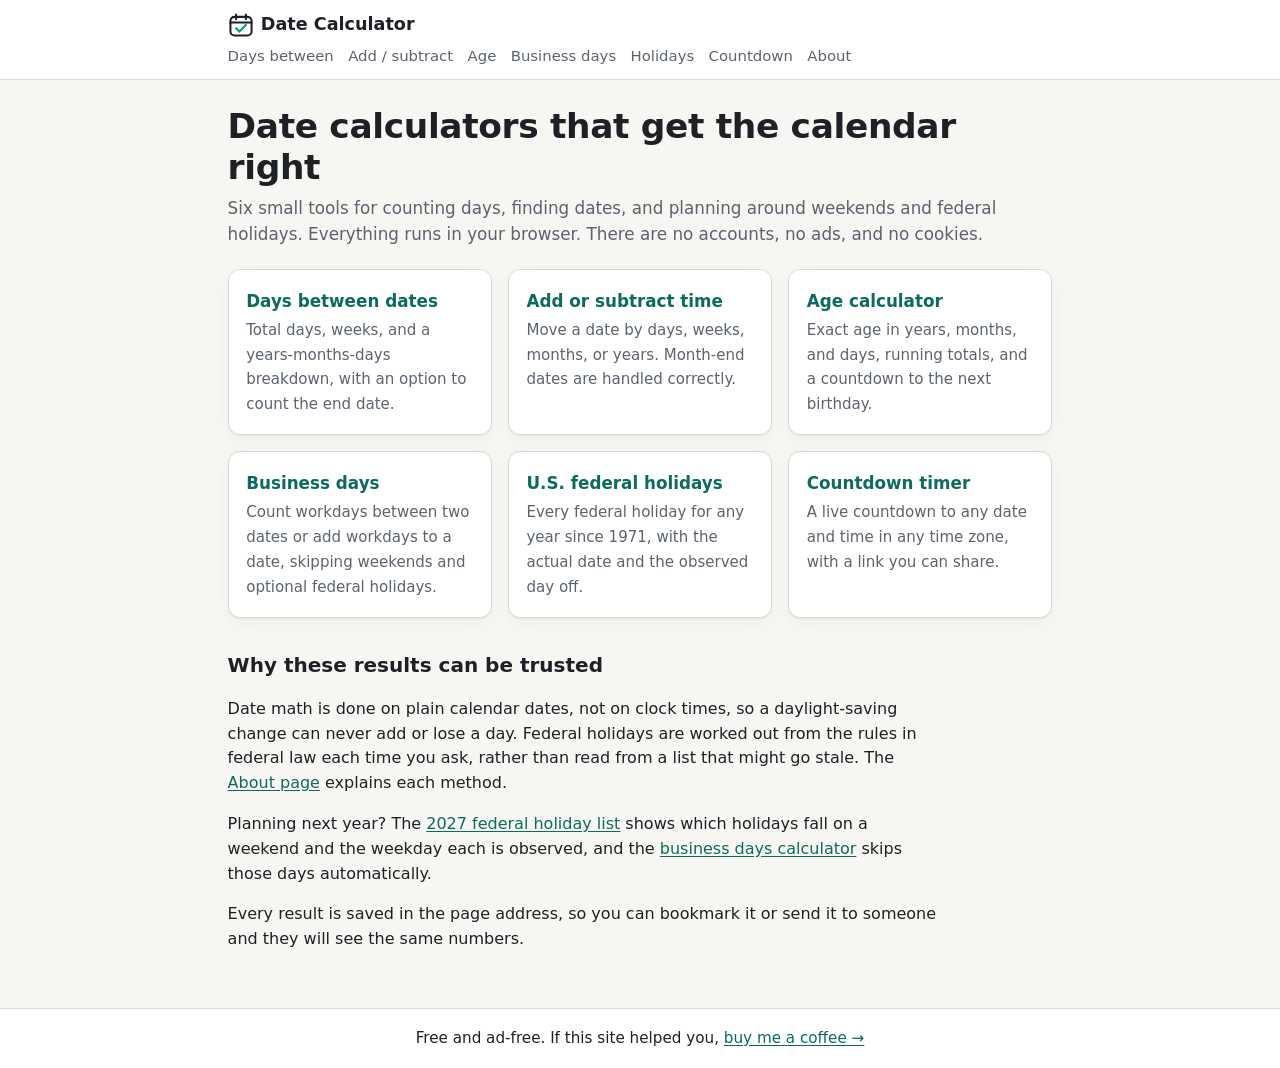
<file: index.html>
<!doctype html>
<html lang="en">
<head>
<meta charset="utf-8">
<meta name="viewport" content="width=device-width, initial-scale=1">
<title>Date Calculator – Days Between Dates, Age & Business Days</title>
<meta name="description" content="Free, ad-free date calculators: days between dates, add or subtract time, exact age, business days with U.S. federal holidays, and live countdowns.">
<link rel="canonical" href="https://dayspan.pages.dev/">
<meta name="google-site-verification" content="DBsd4dRo6CszvxQNH2xXlYTnwq2I4v30uIsV_nwwEc8">
<meta name="color-scheme" content="light dark">
<meta name="theme-color" content="#f7f6f2" media="(prefers-color-scheme: light)">
<meta name="theme-color" content="#12161b" media="(prefers-color-scheme: dark)">
<meta property="og:type" content="website">
<meta property="og:site_name" content="Date Calculator">
<meta property="og:title" content="Date Calculator – Days Between Dates, Age & Business Days">
<meta property="og:description" content="Free, ad-free date calculators: days between dates, add or subtract time, exact age, business days with U.S. federal holidays, and live countdowns.">
<meta property="og:url" content="https://dayspan.pages.dev/">
<meta property="og:image" content="https://dayspan.pages.dev/og.png">
<meta property="og:image:width" content="1200">
<meta property="og:image:height" content="630">
<meta property="og:image:alt" content="Dayspan – free, ad-free date, age and business-day calculator">
<meta name="twitter:card" content="summary_large_image">
<meta name="twitter:title" content="Date Calculator – Days Between Dates, Age & Business Days">
<meta name="twitter:description" content="Free, ad-free date calculators: days between dates, add or subtract time, exact age, business days with U.S. federal holidays, and live countdowns.">
<meta name="twitter:image" content="https://dayspan.pages.dev/og.png">
<link rel="icon" href="/favicon.svg" type="image/svg+xml">
<link rel="stylesheet" href="/css/style.css">
<script type="application/ld+json">
{
 "@context": "https://schema.org",
 "@graph": [
  {
   "@type": "WebSite",
   "@id": "https://dayspan.pages.dev/#website",
   "name": "Date Calculator",
   "alternateName": "Dayspan",
   "url": "https://dayspan.pages.dev/",
   "description": "Free, ad-free date calculators: days between dates, add or subtract time, exact age, business days with U.S. federal holidays, and live countdowns.",
   "inLanguage": "en-US",
   "isAccessibleForFree": true
  }
 ]
}
</script>
</head>
<body>
<a class="skip" href="#main">Skip to content</a>
<header class="site-header">
<div class="wrap">
<a class="brand" href="/"><svg width="26" height="26" viewBox="0 0 32 32" aria-hidden="true" focusable="false"><rect x="3" y="6" width="26" height="23" rx="5" fill="none" stroke="currentColor" stroke-width="2.5"/><path d="M3 13h26M10 3v6M22 3v6" stroke="currentColor" stroke-width="2.5" stroke-linecap="round"/><path d="M10 20l4 4 8-8" fill="none" stroke="#0d9c86" stroke-width="2.8" stroke-linecap="round" stroke-linejoin="round"/></svg><span>Date Calculator</span></a>
<nav class="site-nav" aria-label="Calculators"><ul><li><a href="/days-between/">Days between</a></li><li><a href="/add-subtract/">Add / subtract</a></li><li><a href="/age/">Age</a></li><li><a href="/business-days/">Business days</a></li><li><a href="/federal-holidays/">Holidays</a></li><li><a href="/countdown/">Countdown</a></li><li><a href="/about/">About</a></li></ul></nav>
</div>
</header>
<main id="main">
<div class="wrap">
<h1>Date calculators that get the calendar right</h1>
<p class="lede">Six small tools for counting days, finding dates, and planning around weekends and federal holidays. Everything runs in your browser. There are no accounts, no ads, and no cookies.</p>
<ul class="tools">
<li><a href="/days-between/"><strong>Days between dates</strong><span>Total days, weeks, and a years-months-days breakdown, with an option to count the end date.</span></a></li>
<li><a href="/add-subtract/"><strong>Add or subtract time</strong><span>Move a date by days, weeks, months, or years. Month-end dates are handled correctly.</span></a></li>
<li><a href="/age/"><strong>Age calculator</strong><span>Exact age in years, months, and days, running totals, and a countdown to the next birthday.</span></a></li>
<li><a href="/business-days/"><strong>Business days</strong><span>Count workdays between two dates or add workdays to a date, skipping weekends and optional federal holidays.</span></a></li>
<li><a href="/federal-holidays/"><strong>U.S. federal holidays</strong><span>Every federal holiday for any year since 1971, with the actual date and the observed day off.</span></a></li>
<li><a href="/countdown/"><strong>Countdown timer</strong><span>A live countdown to any date and time in any time zone, with a link you can share.</span></a></li>
</ul>
<h2>Why these results can be trusted</h2>
<p class="prose">Date math is done on plain calendar dates, not on clock times, so a daylight-saving change can never add or lose a day. Federal holidays are worked out from the rules in federal law each time you ask, rather than read from a list that might go stale. The <a href="/about/">About page</a> explains each method.</p>
<p class="prose">Planning next year? The <a href="/federal-holidays/2027/">2027 federal holiday list</a> shows which holidays fall on a weekend and the weekday each is observed, and the <a href="/business-days/">business days calculator</a> skips those days automatically.</p>
<p class="prose">Every result is saved in the page address, so you can bookmark it or send it to someone and they will see the same numbers.</p>
</div>
</main>
<footer class="site-footer">
<div class="wrap"><p>Free and ad-free. If this site helped you, <a href="https://ko-fi.com/marcustravis" rel="noopener" target="_blank">buy me a coffee →</a></p></div>
</footer>
<!-- Cloudflare Web Analytics --><script type='module' src='https://static.cloudflareinsights.com/beacon.min.js' data-cf-beacon='{"token": "3dbb958472354855997a872388f9053f"}'></script><!-- End Cloudflare Web Analytics -->
</body>
</html>
</file>
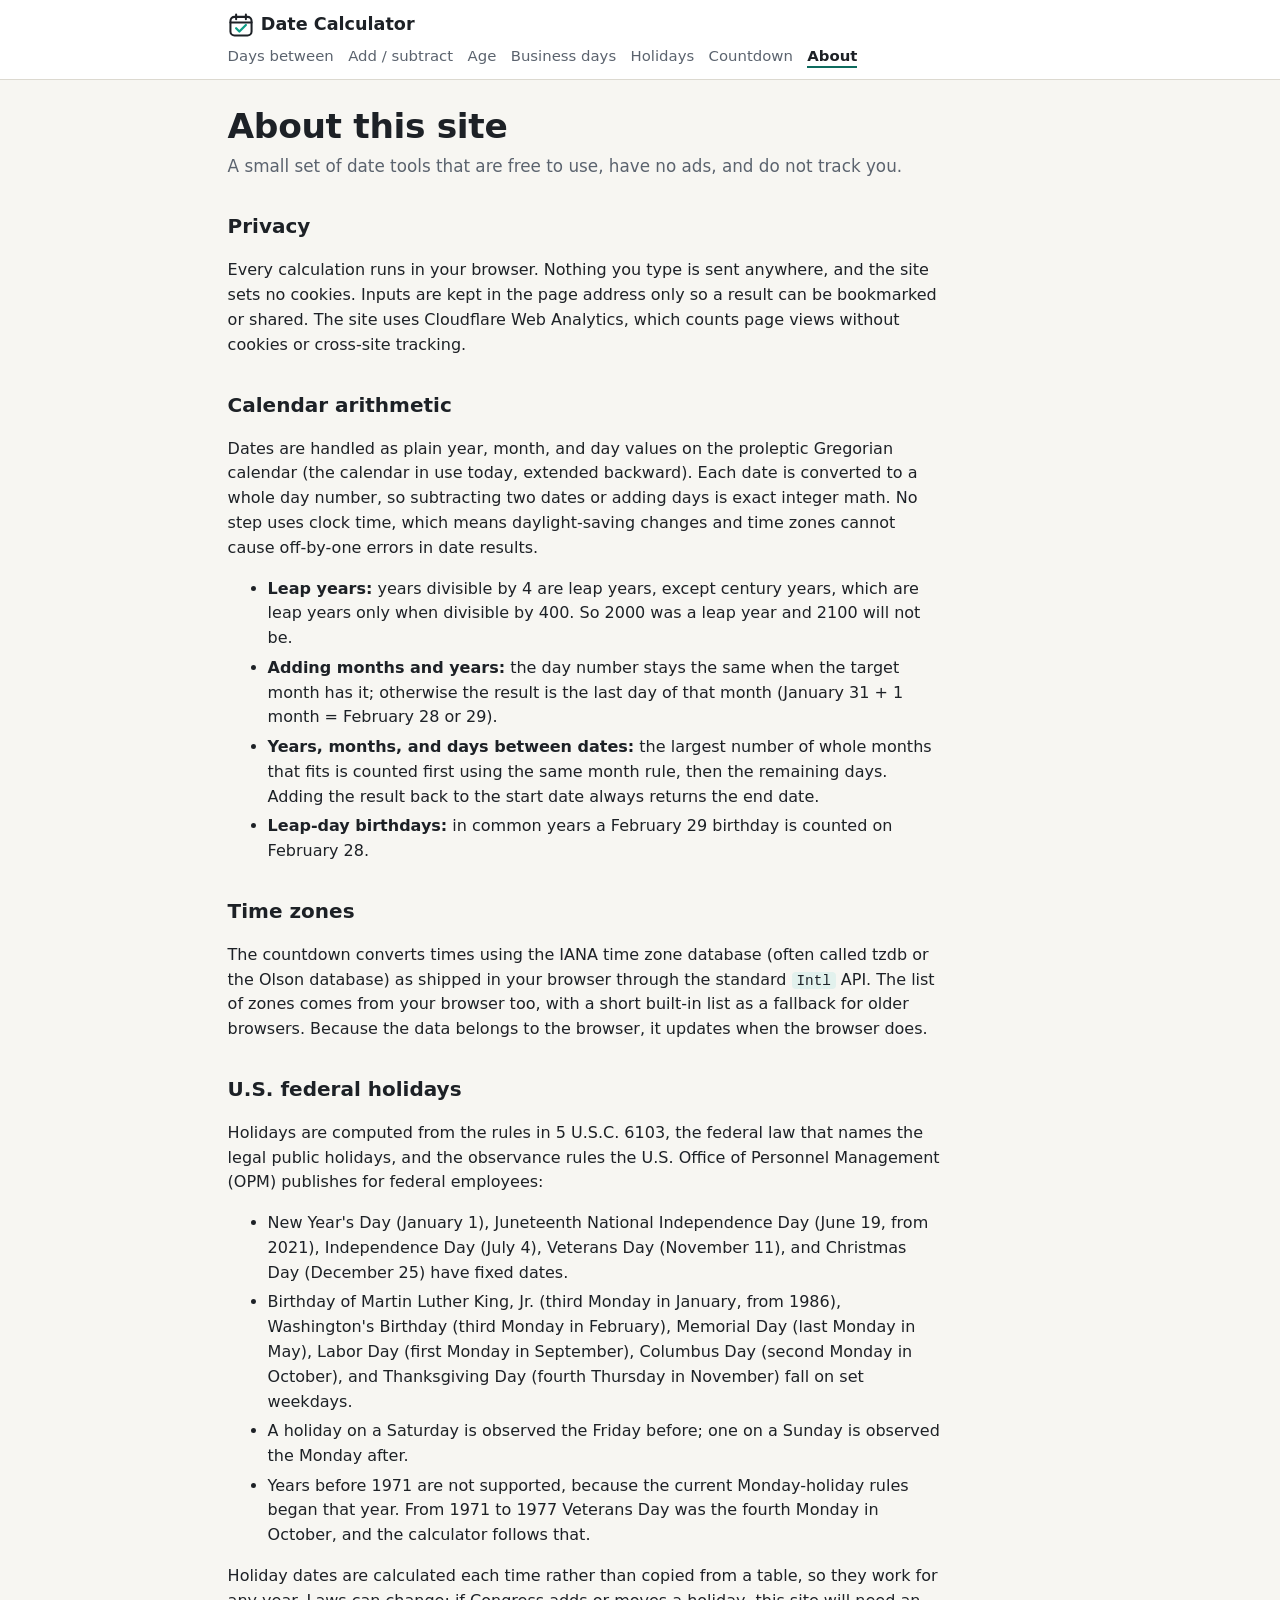
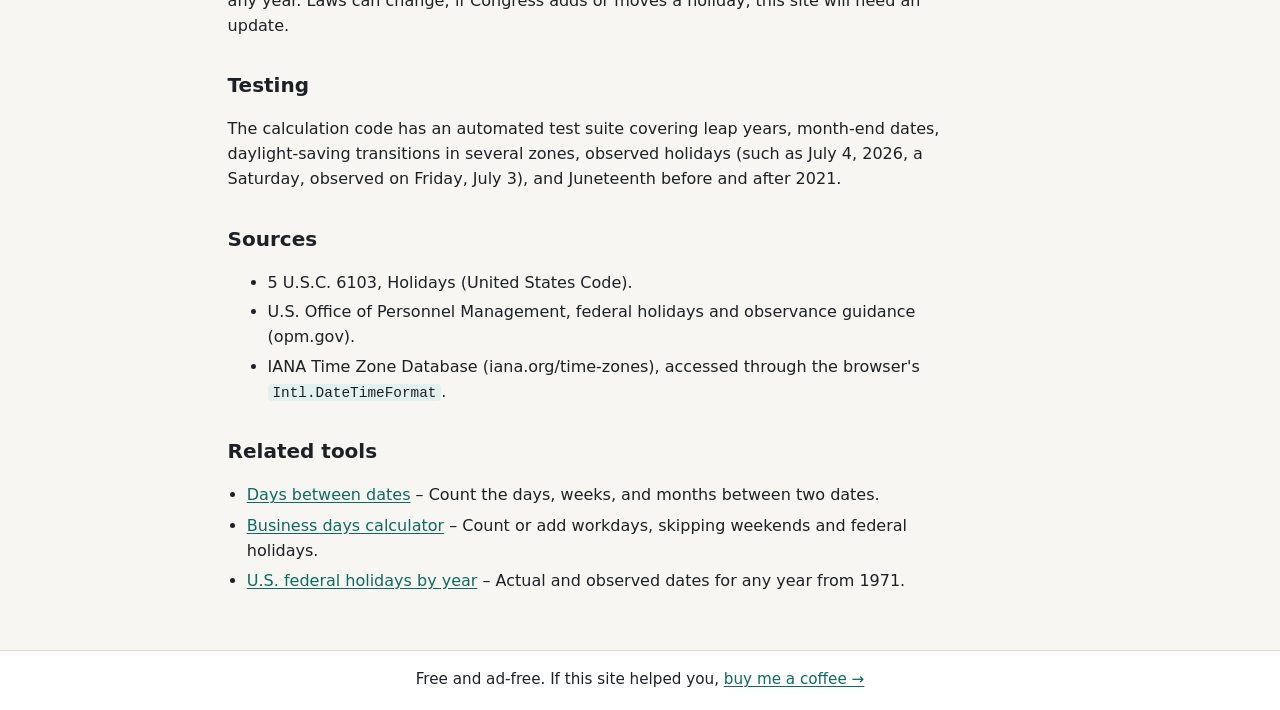
<file: about/index.html>
<!doctype html>
<html lang="en">
<head>
<meta charset="utf-8">
<meta name="viewport" content="width=device-width, initial-scale=1">
<title>About the Date Calculator – Methods, Sources & Privacy</title>
<meta name="description" content="How this free, ad-free date calculator works: calendar arithmetic, month-end rules, time zones from the browser's IANA database, and OPM federal holiday rules.">
<link rel="canonical" href="https://dayspan.pages.dev/about/">
<meta name="google-site-verification" content="DBsd4dRo6CszvxQNH2xXlYTnwq2I4v30uIsV_nwwEc8">
<meta name="color-scheme" content="light dark">
<meta name="theme-color" content="#f7f6f2" media="(prefers-color-scheme: light)">
<meta name="theme-color" content="#12161b" media="(prefers-color-scheme: dark)">
<meta property="og:type" content="website">
<meta property="og:site_name" content="Date Calculator">
<meta property="og:title" content="About the Date Calculator – Methods, Sources & Privacy">
<meta property="og:description" content="How this free, ad-free date calculator works: calendar arithmetic, month-end rules, time zones from the browser's IANA database, and OPM federal holiday rules.">
<meta property="og:url" content="https://dayspan.pages.dev/about/">
<meta property="og:image" content="https://dayspan.pages.dev/og.png">
<meta property="og:image:width" content="1200">
<meta property="og:image:height" content="630">
<meta property="og:image:alt" content="Dayspan – free, ad-free date, age and business-day calculator">
<meta name="twitter:card" content="summary_large_image">
<meta name="twitter:title" content="About the Date Calculator – Methods, Sources & Privacy">
<meta name="twitter:description" content="How this free, ad-free date calculator works: calendar arithmetic, month-end rules, time zones from the browser's IANA database, and OPM federal holiday rules.">
<meta name="twitter:image" content="https://dayspan.pages.dev/og.png">
<link rel="icon" href="/favicon.svg" type="image/svg+xml">
<link rel="stylesheet" href="/css/style.css">
<script type="application/ld+json">
{
 "@context": "https://schema.org",
 "@graph": [
  {
   "@type": "BreadcrumbList",
   "itemListElement": [
    {
     "@type": "ListItem",
     "position": 1,
     "name": "Home",
     "item": "https://dayspan.pages.dev/"
    },
    {
     "@type": "ListItem",
     "position": 2,
     "name": "About",
     "item": "https://dayspan.pages.dev/about/"
    }
   ]
  }
 ]
}
</script>
</head>
<body>
<a class="skip" href="#main">Skip to content</a>
<header class="site-header">
<div class="wrap">
<a class="brand" href="/"><svg width="26" height="26" viewBox="0 0 32 32" aria-hidden="true" focusable="false"><rect x="3" y="6" width="26" height="23" rx="5" fill="none" stroke="currentColor" stroke-width="2.5"/><path d="M3 13h26M10 3v6M22 3v6" stroke="currentColor" stroke-width="2.5" stroke-linecap="round"/><path d="M10 20l4 4 8-8" fill="none" stroke="#0d9c86" stroke-width="2.8" stroke-linecap="round" stroke-linejoin="round"/></svg><span>Date Calculator</span></a>
<nav class="site-nav" aria-label="Calculators"><ul><li><a href="/days-between/">Days between</a></li><li><a href="/add-subtract/">Add / subtract</a></li><li><a href="/age/">Age</a></li><li><a href="/business-days/">Business days</a></li><li><a href="/federal-holidays/">Holidays</a></li><li><a href="/countdown/">Countdown</a></li><li><a href="/about/" aria-current="page">About</a></li></ul></nav>
</div>
</header>
<main id="main">
<div class="wrap">
<h1>About this site</h1>
<p class="lede">A small set of date tools that are free to use, have no ads, and do not track you.</p>
<div class="prose">
<h2>Privacy</h2>
<p>Every calculation runs in your browser. Nothing you type is sent anywhere, and the site sets no cookies. Inputs are kept in the page address only so a result can be bookmarked or shared. The site uses Cloudflare Web Analytics, which counts page views without cookies or cross-site tracking.</p>

<h2>Calendar arithmetic</h2>
<p>Dates are handled as plain year, month, and day values on the proleptic Gregorian calendar (the calendar in use today, extended backward). Each date is converted to a whole day number, so subtracting two dates or adding days is exact integer math. No step uses clock time, which means daylight-saving changes and time zones cannot cause off-by-one errors in date results.</p>
<ul>
<li><strong>Leap years:</strong> years divisible by 4 are leap years, except century years, which are leap years only when divisible by 400. So 2000 was a leap year and 2100 will not be.</li>
<li><strong>Adding months and years:</strong> the day number stays the same when the target month has it; otherwise the result is the last day of that month (January 31 + 1 month = February 28 or 29).</li>
<li><strong>Years, months, and days between dates:</strong> the largest number of whole months that fits is counted first using the same month rule, then the remaining days. Adding the result back to the start date always returns the end date.</li>
<li><strong>Leap-day birthdays:</strong> in common years a February 29 birthday is counted on February 28.</li>
</ul>

<h2>Time zones</h2>
<p>The countdown converts times using the IANA time zone database (often called tzdb or the Olson database) as shipped in your browser through the standard <code>Intl</code> API. The list of zones comes from your browser too, with a short built-in list as a fallback for older browsers. Because the data belongs to the browser, it updates when the browser does.</p>

<h2>U.S. federal holidays</h2>
<p>Holidays are computed from the rules in 5 U.S.C. 6103, the federal law that names the legal public holidays, and the observance rules the U.S. Office of Personnel Management (OPM) publishes for federal employees:</p>
<ul>
<li>New Year's Day (January 1), Juneteenth National Independence Day (June 19, from 2021), Independence Day (July 4), Veterans Day (November 11), and Christmas Day (December 25) have fixed dates.</li>
<li>Birthday of Martin Luther King, Jr. (third Monday in January, from 1986), Washington's Birthday (third Monday in February), Memorial Day (last Monday in May), Labor Day (first Monday in September), Columbus Day (second Monday in October), and Thanksgiving Day (fourth Thursday in November) fall on set weekdays.</li>
<li>A holiday on a Saturday is observed the Friday before; one on a Sunday is observed the Monday after.</li>
<li>Years before 1971 are not supported, because the current Monday-holiday rules began that year. From 1971 to 1977 Veterans Day was the fourth Monday in October, and the calculator follows that.</li>
</ul>
<p>Holiday dates are calculated each time rather than copied from a table, so they work for any year. Laws can change; if Congress adds or moves a holiday, this site will need an update.</p>

<h2>Testing</h2>
<p>The calculation code has an automated test suite covering leap years, month-end dates, daylight-saving transitions in several zones, observed holidays (such as July 4, 2026, a Saturday, observed on Friday, July 3), and Juneteenth before and after 2021.</p>

<h2>Sources</h2>
<ul>
<li>5 U.S.C. 6103, Holidays (United States Code).</li>
<li>U.S. Office of Personnel Management, federal holidays and observance guidance (opm.gov).</li>
<li>IANA Time Zone Database (iana.org/time-zones), accessed through the browser's <code>Intl.DateTimeFormat</code>.</li>
</ul>
</div>
<nav class="related" aria-label="Related tools">
<h2>Related tools</h2>
<ul><li><a href="/days-between/">Days between dates</a> – Count the days, weeks, and months between two dates.</li><li><a href="/business-days/">Business days calculator</a> – Count or add workdays, skipping weekends and federal holidays.</li><li><a href="/federal-holidays/">U.S. federal holidays by year</a> – Actual and observed dates for any year from 1971.</li></ul>
</nav>
</div>
</main>
<footer class="site-footer">
<div class="wrap"><p>Free and ad-free. If this site helped you, <a href="https://ko-fi.com/marcustravis" rel="noopener" target="_blank">buy me a coffee →</a></p></div>
</footer>
<!-- Cloudflare Web Analytics --><script type='module' src='https://static.cloudflareinsights.com/beacon.min.js' data-cf-beacon='{"token": "3dbb958472354855997a872388f9053f"}'></script><!-- End Cloudflare Web Analytics -->
</body>
</html>
</file>
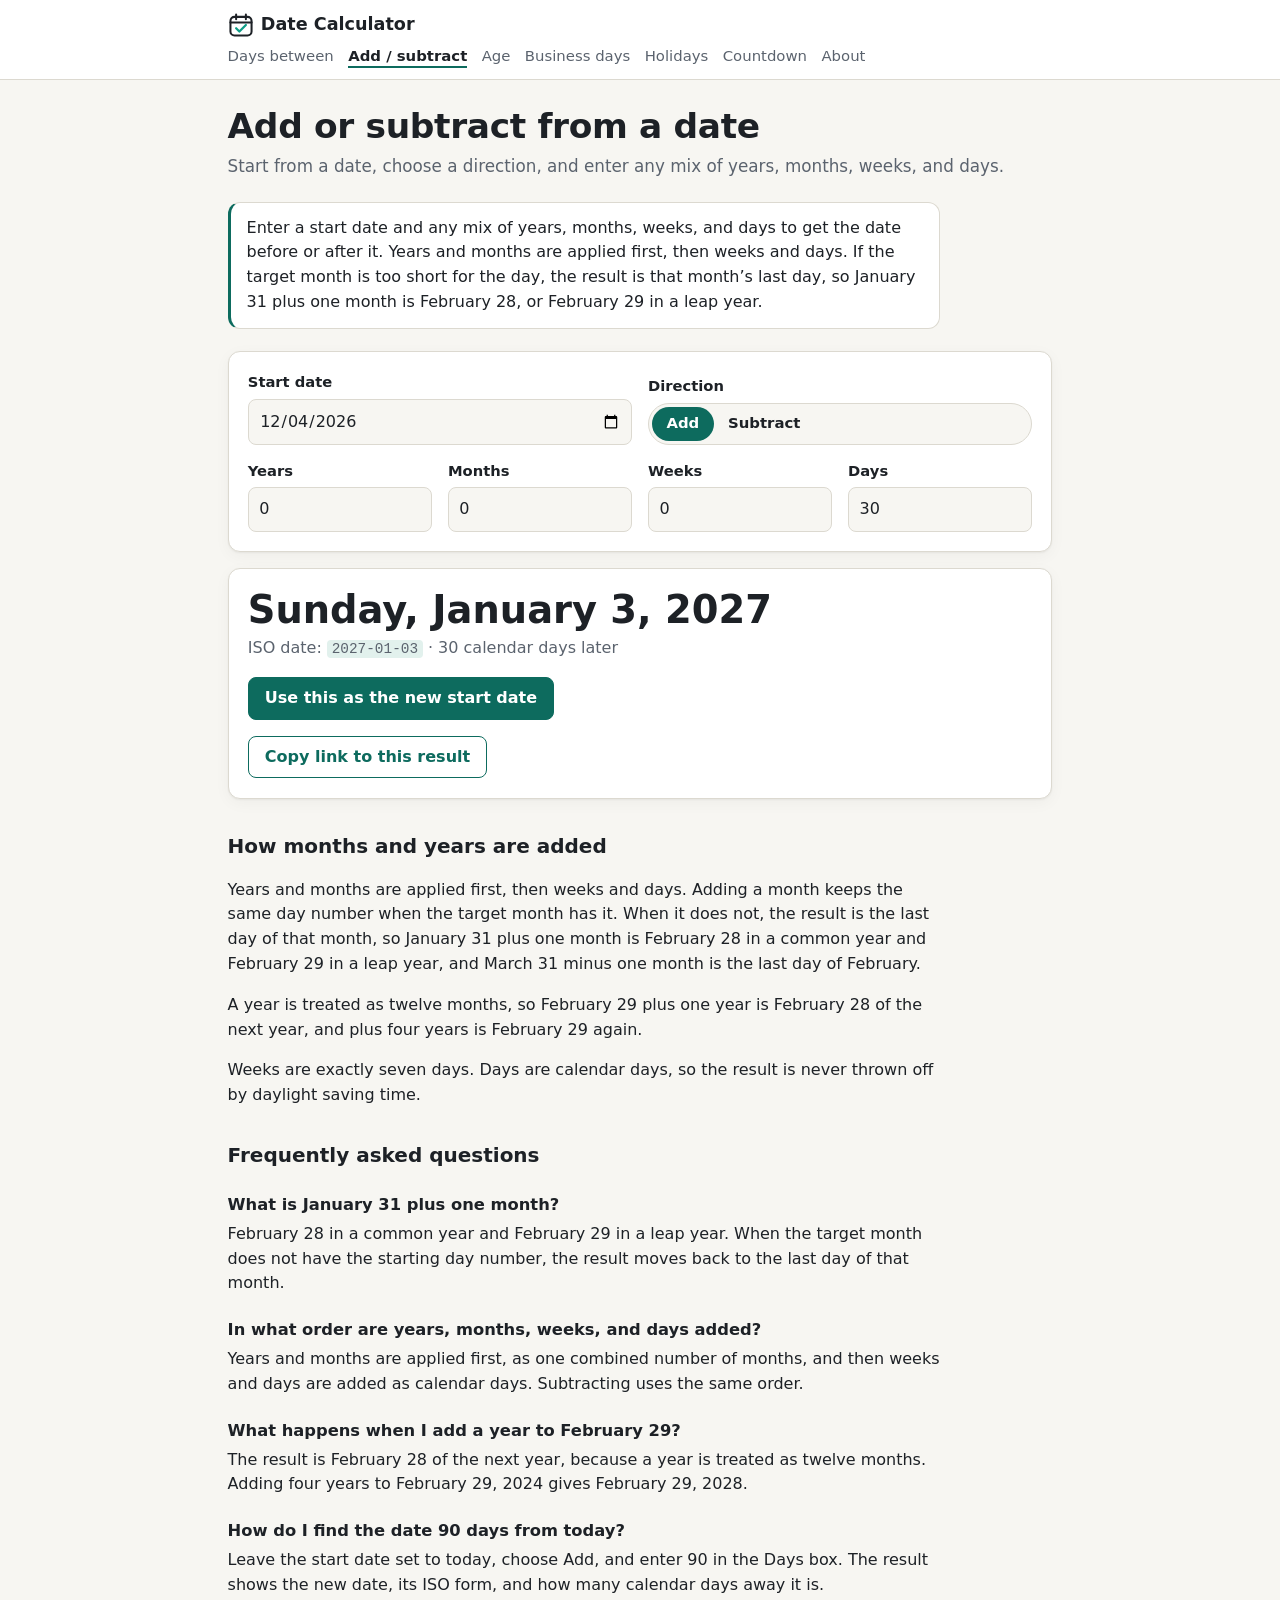
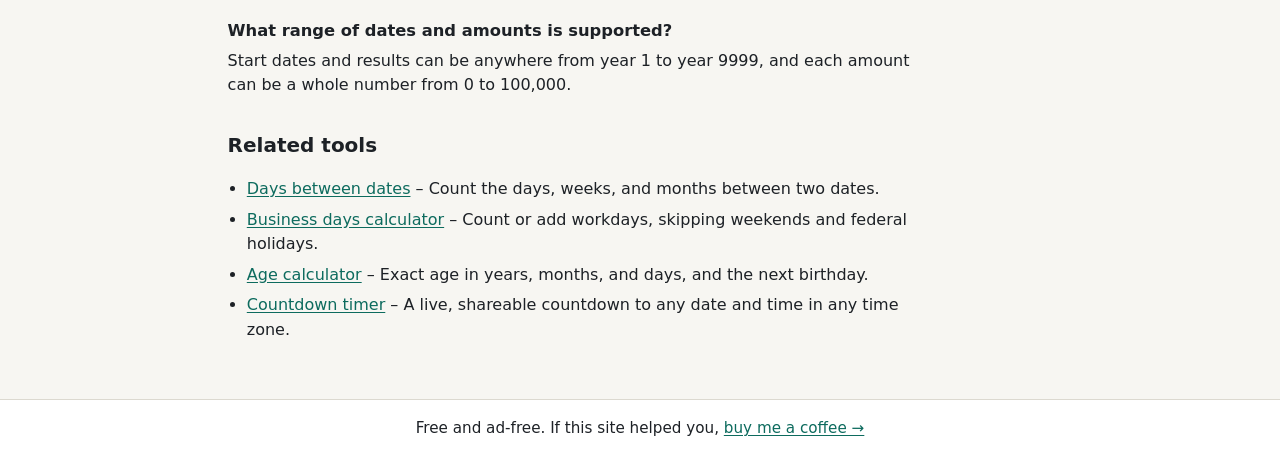
<file: add-subtract/index.html>
<!doctype html>
<html lang="en">
<head>
<meta charset="utf-8">
<meta name="viewport" content="width=device-width, initial-scale=1">
<title>Add or Subtract Days, Weeks, Months & Years From a Date</title>
<meta name="description" content="Find the date a number of days, weeks, months, or years before or after any date. Handles leap years and month-end dates correctly. Free and ad-free.">
<link rel="canonical" href="https://dayspan.pages.dev/add-subtract/">
<meta name="google-site-verification" content="DBsd4dRo6CszvxQNH2xXlYTnwq2I4v30uIsV_nwwEc8">
<meta name="color-scheme" content="light dark">
<meta name="theme-color" content="#f7f6f2" media="(prefers-color-scheme: light)">
<meta name="theme-color" content="#12161b" media="(prefers-color-scheme: dark)">
<meta property="og:type" content="website">
<meta property="og:site_name" content="Date Calculator">
<meta property="og:title" content="Add or Subtract Days, Weeks, Months & Years From a Date">
<meta property="og:description" content="Find the date a number of days, weeks, months, or years before or after any date. Handles leap years and month-end dates correctly. Free and ad-free.">
<meta property="og:url" content="https://dayspan.pages.dev/add-subtract/">
<meta property="og:image" content="https://dayspan.pages.dev/og.png">
<meta property="og:image:width" content="1200">
<meta property="og:image:height" content="630">
<meta property="og:image:alt" content="Dayspan – free, ad-free date, age and business-day calculator">
<meta name="twitter:card" content="summary_large_image">
<meta name="twitter:title" content="Add or Subtract Days, Weeks, Months & Years From a Date">
<meta name="twitter:description" content="Find the date a number of days, weeks, months, or years before or after any date. Handles leap years and month-end dates correctly. Free and ad-free.">
<meta name="twitter:image" content="https://dayspan.pages.dev/og.png">
<link rel="icon" href="/favicon.svg" type="image/svg+xml">
<link rel="stylesheet" href="/css/style.css">
<script src="/js/datecore.js" defer></script>
<script src="/js/ui.js" defer></script>
<script src="/js/pages/add-subtract.js" defer></script>
<script type="application/ld+json">
{
 "@context": "https://schema.org",
 "@graph": [
  {
   "@type": "WebApplication",
   "name": "Add or Subtract From a Date Calculator",
   "url": "https://dayspan.pages.dev/add-subtract/",
   "description": "Find the date a number of days, weeks, months, or years before or after any date. Handles leap years and month-end dates correctly. Free and ad-free.",
   "applicationCategory": "UtilitiesApplication",
   "operatingSystem": "Any (runs in a web browser)",
   "browserRequirements": "Requires JavaScript",
   "inLanguage": "en-US",
   "isAccessibleForFree": true,
   "offers": {
    "@type": "Offer",
    "price": "0",
    "priceCurrency": "USD"
   },
   "isPartOf": {
    "@type": "WebSite",
    "@id": "https://dayspan.pages.dev/#website",
    "name": "Date Calculator",
    "url": "https://dayspan.pages.dev/"
   }
  },
  {
   "@type": "BreadcrumbList",
   "itemListElement": [
    {
     "@type": "ListItem",
     "position": 1,
     "name": "Home",
     "item": "https://dayspan.pages.dev/"
    },
    {
     "@type": "ListItem",
     "position": 2,
     "name": "Add or subtract time",
     "item": "https://dayspan.pages.dev/add-subtract/"
    }
   ]
  },
  {
   "@type": "FAQPage",
   "url": "https://dayspan.pages.dev/add-subtract/",
   "mainEntity": [
    {
     "@type": "Question",
     "name": "What is January 31 plus one month?",
     "acceptedAnswer": {
      "@type": "Answer",
      "text": "February 28 in a common year and February 29 in a leap year. When the target month does not have the starting day number, the result moves back to the last day of that month."
     }
    },
    {
     "@type": "Question",
     "name": "In what order are years, months, weeks, and days added?",
     "acceptedAnswer": {
      "@type": "Answer",
      "text": "Years and months are applied first, as one combined number of months, and then weeks and days are added as calendar days. Subtracting uses the same order."
     }
    },
    {
     "@type": "Question",
     "name": "What happens when I add a year to February 29?",
     "acceptedAnswer": {
      "@type": "Answer",
      "text": "The result is February 28 of the next year, because a year is treated as twelve months. Adding four years to February 29, 2024 gives February 29, 2028."
     }
    },
    {
     "@type": "Question",
     "name": "How do I find the date 90 days from today?",
     "acceptedAnswer": {
      "@type": "Answer",
      "text": "Leave the start date set to today, choose Add, and enter 90 in the Days box. The result shows the new date, its ISO form, and how many calendar days away it is."
     }
    },
    {
     "@type": "Question",
     "name": "What range of dates and amounts is supported?",
     "acceptedAnswer": {
      "@type": "Answer",
      "text": "Start dates and results can be anywhere from year 1 to year 9999, and each amount can be a whole number from 0 to 100,000."
     }
    }
   ]
  }
 ]
}
</script>
</head>
<body>
<a class="skip" href="#main">Skip to content</a>
<header class="site-header">
<div class="wrap">
<a class="brand" href="/"><svg width="26" height="26" viewBox="0 0 32 32" aria-hidden="true" focusable="false"><rect x="3" y="6" width="26" height="23" rx="5" fill="none" stroke="currentColor" stroke-width="2.5"/><path d="M3 13h26M10 3v6M22 3v6" stroke="currentColor" stroke-width="2.5" stroke-linecap="round"/><path d="M10 20l4 4 8-8" fill="none" stroke="#0d9c86" stroke-width="2.8" stroke-linecap="round" stroke-linejoin="round"/></svg><span>Date Calculator</span></a>
<nav class="site-nav" aria-label="Calculators"><ul><li><a href="/days-between/">Days between</a></li><li><a href="/add-subtract/" aria-current="page">Add / subtract</a></li><li><a href="/age/">Age</a></li><li><a href="/business-days/">Business days</a></li><li><a href="/federal-holidays/">Holidays</a></li><li><a href="/countdown/">Countdown</a></li><li><a href="/about/">About</a></li></ul></nav>
</div>
</header>
<main id="main">
<div class="wrap">
<h1>Add or subtract from a date</h1>
<p class="lede">Start from a date, choose a direction, and enter any mix of years, months, weeks, and days.</p>
<p class="answer">Enter a start date and any mix of years, months, weeks, and days to get the date before or after it. Years and months are applied first, then weeks and days. If the target month is too short for the day, the result is that month’s last day, so January 31 plus one month is February 28, or February 29 in a leap year.</p>
<form id="form" class="card" novalidate>
<div class="row">
<div class="field"><label for="date">Start date</label><input type="date" id="date" name="date" required min="0001-01-01" max="9999-12-31"></div>
<fieldset class="field"><legend>Direction</legend>
<div class="segmented">
<label><input type="radio" name="op" id="op-add" value="add"><span>Add</span></label>
<label><input type="radio" name="op" id="op-sub" value="sub"><span>Subtract</span></label>
</div></fieldset>
</div>
<div class="row" style="margin-top:.9rem">
<div class="field"><label for="years">Years</label><input type="number" id="years" name="years" min="0" max="100000" step="1" inputmode="numeric"></div>
<div class="field"><label for="months">Months</label><input type="number" id="months" name="months" min="0" max="100000" step="1" inputmode="numeric"></div>
<div class="field"><label for="weeks">Weeks</label><input type="number" id="weeks" name="weeks" min="0" max="100000" step="1" inputmode="numeric"></div>
<div class="field"><label for="days">Days</label><input type="number" id="days" name="days" min="0" max="100000" step="1" inputmode="numeric"></div>
</div>
<p class="error" id="error" role="alert"></p>
</form>
<section class="card result" id="result" aria-live="polite" hidden>
<h2 class="visually-hidden">Result</h2>
<p class="big" id="out"></p>
<p class="sub">ISO date: <code id="out-iso"></code> · <span id="span"></span></p>
<p class="note" id="clamp"></p>
<div class="actions"><button type="button" class="btn" id="use-result">Use this as the new start date</button></div>
<div class="actions"><button type="button" class="btn secondary" id="copy">Copy link to this result</button><span class="note" id="copy-status" role="status" aria-live="polite"></span></div>
</section>
<section class="prose">
<h2>How months and years are added</h2>
<p>Years and months are applied first, then weeks and days. Adding a month keeps the same day number when the target month has it. When it does not, the result is the last day of that month, so January 31 plus one month is February 28 in a common year and February 29 in a leap year, and March 31 minus one month is the last day of February.</p>
<p>A year is treated as twelve months, so February 29 plus one year is February 28 of the next year, and plus four years is February 29 again.</p>
<p>Weeks are exactly seven days. Days are calendar days, so the result is never thrown off by daylight saving time.</p>
</section>
<section class="prose faq" id="faq">
<h2>Frequently asked questions</h2>
<h3>What is January 31 plus one month?</h3>
<p>February 28 in a common year and February 29 in a leap year. When the target month does not have the starting day number, the result moves back to the last day of that month.</p>
<h3>In what order are years, months, weeks, and days added?</h3>
<p>Years and months are applied first, as one combined number of months, and then weeks and days are added as calendar days. Subtracting uses the same order.</p>
<h3>What happens when I add a year to February 29?</h3>
<p>The result is February 28 of the next year, because a year is treated as twelve months. Adding four years to February 29, 2024 gives February 29, 2028.</p>
<h3>How do I find the date 90 days from today?</h3>
<p>Leave the start date set to today, choose Add, and enter 90 in the Days box. The result shows the new date, its ISO form, and how many calendar days away it is.</p>
<h3>What range of dates and amounts is supported?</h3>
<p>Start dates and results can be anywhere from year 1 to year 9999, and each amount can be a whole number from 0 to 100,000.</p>
</section>
<nav class="related" aria-label="Related tools">
<h2>Related tools</h2>
<ul><li><a href="/days-between/">Days between dates</a> – Count the days, weeks, and months between two dates.</li><li><a href="/business-days/">Business days calculator</a> – Count or add workdays, skipping weekends and federal holidays.</li><li><a href="/age/">Age calculator</a> – Exact age in years, months, and days, and the next birthday.</li><li><a href="/countdown/">Countdown timer</a> – A live, shareable countdown to any date and time in any time zone.</li></ul>
</nav>
</div>
</main>
<footer class="site-footer">
<div class="wrap"><p>Free and ad-free. If this site helped you, <a href="https://ko-fi.com/marcustravis" rel="noopener" target="_blank">buy me a coffee →</a></p></div>
</footer>
<!-- Cloudflare Web Analytics --><script type='module' src='https://static.cloudflareinsights.com/beacon.min.js' data-cf-beacon='{"token": "3dbb958472354855997a872388f9053f"}'></script><!-- End Cloudflare Web Analytics -->
</body>
</html>
</file>
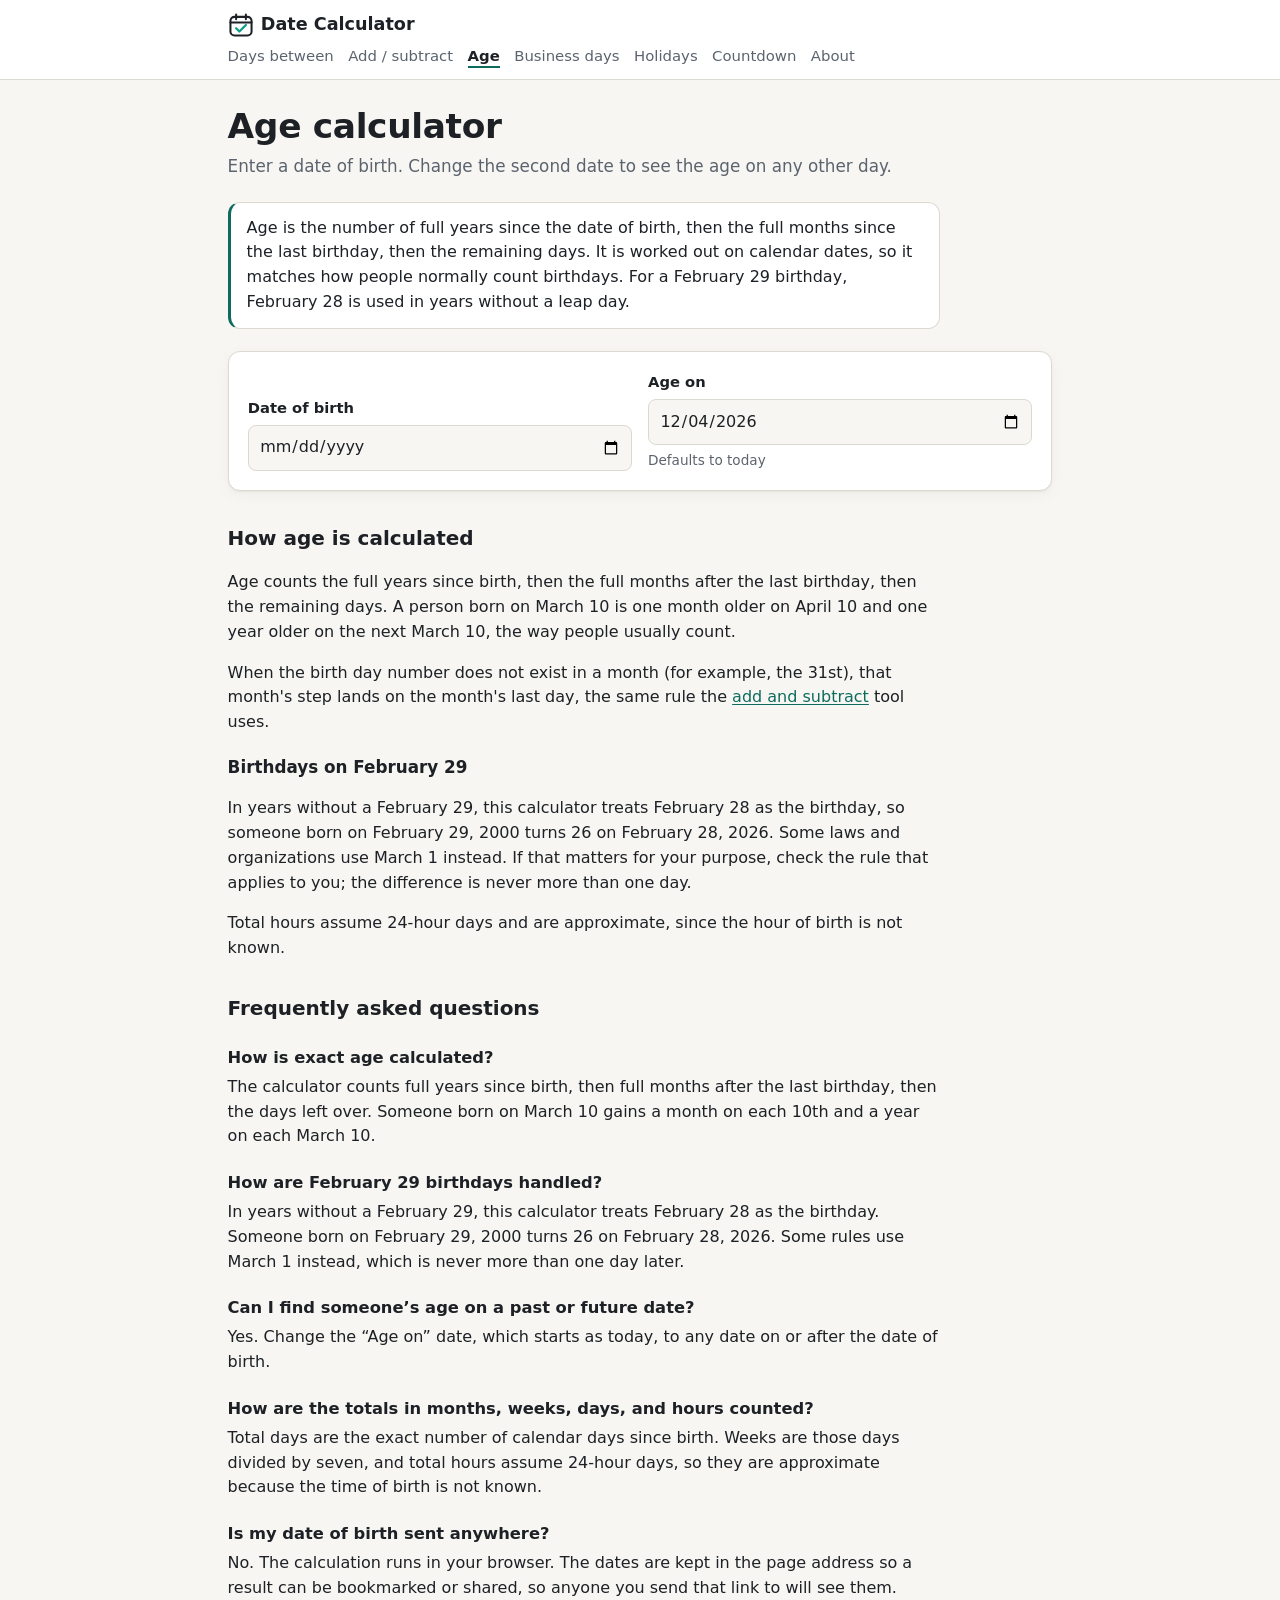
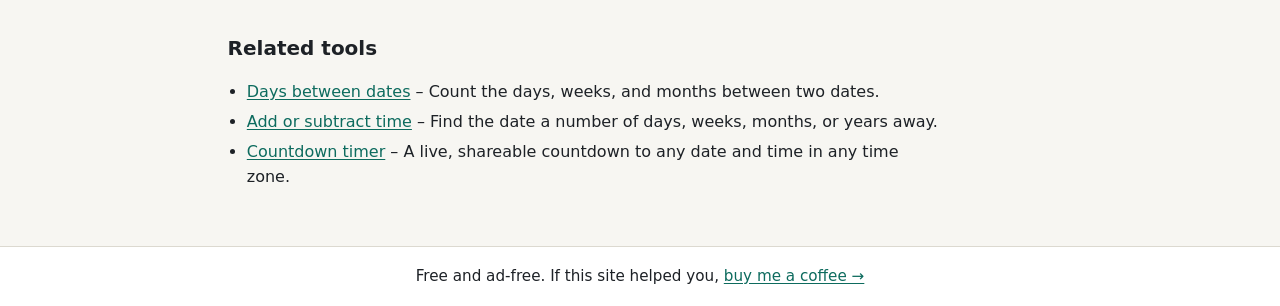
<file: age/index.html>
<!doctype html>
<html lang="en">
<head>
<meta charset="utf-8">
<meta name="viewport" content="width=device-width, initial-scale=1">
<title>Age Calculator – Exact Age in Years, Months & Days</title>
<meta name="description" content="Calculate exact age in years, months, and days, total months, weeks, and days lived, and the countdown to the next birthday. Clear leap-day rule. No ads.">
<link rel="canonical" href="https://dayspan.pages.dev/age/">
<meta name="google-site-verification" content="DBsd4dRo6CszvxQNH2xXlYTnwq2I4v30uIsV_nwwEc8">
<meta name="color-scheme" content="light dark">
<meta name="theme-color" content="#f7f6f2" media="(prefers-color-scheme: light)">
<meta name="theme-color" content="#12161b" media="(prefers-color-scheme: dark)">
<meta property="og:type" content="website">
<meta property="og:site_name" content="Date Calculator">
<meta property="og:title" content="Age Calculator – Exact Age in Years, Months & Days">
<meta property="og:description" content="Calculate exact age in years, months, and days, total months, weeks, and days lived, and the countdown to the next birthday. Clear leap-day rule. No ads.">
<meta property="og:url" content="https://dayspan.pages.dev/age/">
<meta property="og:image" content="https://dayspan.pages.dev/og.png">
<meta property="og:image:width" content="1200">
<meta property="og:image:height" content="630">
<meta property="og:image:alt" content="Dayspan – free, ad-free date, age and business-day calculator">
<meta name="twitter:card" content="summary_large_image">
<meta name="twitter:title" content="Age Calculator – Exact Age in Years, Months & Days">
<meta name="twitter:description" content="Calculate exact age in years, months, and days, total months, weeks, and days lived, and the countdown to the next birthday. Clear leap-day rule. No ads.">
<meta name="twitter:image" content="https://dayspan.pages.dev/og.png">
<link rel="icon" href="/favicon.svg" type="image/svg+xml">
<link rel="stylesheet" href="/css/style.css">
<script src="/js/datecore.js" defer></script>
<script src="/js/ui.js" defer></script>
<script src="/js/pages/age.js" defer></script>
<script type="application/ld+json">
{
 "@context": "https://schema.org",
 "@graph": [
  {
   "@type": "WebApplication",
   "name": "Age Calculator",
   "url": "https://dayspan.pages.dev/age/",
   "description": "Calculate exact age in years, months, and days, total months, weeks, and days lived, and the countdown to the next birthday. Clear leap-day rule. No ads.",
   "applicationCategory": "UtilitiesApplication",
   "operatingSystem": "Any (runs in a web browser)",
   "browserRequirements": "Requires JavaScript",
   "inLanguage": "en-US",
   "isAccessibleForFree": true,
   "offers": {
    "@type": "Offer",
    "price": "0",
    "priceCurrency": "USD"
   },
   "isPartOf": {
    "@type": "WebSite",
    "@id": "https://dayspan.pages.dev/#website",
    "name": "Date Calculator",
    "url": "https://dayspan.pages.dev/"
   }
  },
  {
   "@type": "BreadcrumbList",
   "itemListElement": [
    {
     "@type": "ListItem",
     "position": 1,
     "name": "Home",
     "item": "https://dayspan.pages.dev/"
    },
    {
     "@type": "ListItem",
     "position": 2,
     "name": "Age calculator",
     "item": "https://dayspan.pages.dev/age/"
    }
   ]
  },
  {
   "@type": "FAQPage",
   "url": "https://dayspan.pages.dev/age/",
   "mainEntity": [
    {
     "@type": "Question",
     "name": "How is exact age calculated?",
     "acceptedAnswer": {
      "@type": "Answer",
      "text": "The calculator counts full years since birth, then full months after the last birthday, then the days left over. Someone born on March 10 gains a month on each 10th and a year on each March 10."
     }
    },
    {
     "@type": "Question",
     "name": "How are February 29 birthdays handled?",
     "acceptedAnswer": {
      "@type": "Answer",
      "text": "In years without a February 29, this calculator treats February 28 as the birthday. Someone born on February 29, 2000 turns 26 on February 28, 2026. Some rules use March 1 instead, which is never more than one day later."
     }
    },
    {
     "@type": "Question",
     "name": "Can I find someone’s age on a past or future date?",
     "acceptedAnswer": {
      "@type": "Answer",
      "text": "Yes. Change the “Age on” date, which starts as today, to any date on or after the date of birth."
     }
    },
    {
     "@type": "Question",
     "name": "How are the totals in months, weeks, days, and hours counted?",
     "acceptedAnswer": {
      "@type": "Answer",
      "text": "Total days are the exact number of calendar days since birth. Weeks are those days divided by seven, and total hours assume 24-hour days, so they are approximate because the time of birth is not known."
     }
    },
    {
     "@type": "Question",
     "name": "Is my date of birth sent anywhere?",
     "acceptedAnswer": {
      "@type": "Answer",
      "text": "No. The calculation runs in your browser. The dates are kept in the page address so a result can be bookmarked or shared, so anyone you send that link to will see them."
     }
    }
   ]
  }
 ]
}
</script>
</head>
<body>
<a class="skip" href="#main">Skip to content</a>
<header class="site-header">
<div class="wrap">
<a class="brand" href="/"><svg width="26" height="26" viewBox="0 0 32 32" aria-hidden="true" focusable="false"><rect x="3" y="6" width="26" height="23" rx="5" fill="none" stroke="currentColor" stroke-width="2.5"/><path d="M3 13h26M10 3v6M22 3v6" stroke="currentColor" stroke-width="2.5" stroke-linecap="round"/><path d="M10 20l4 4 8-8" fill="none" stroke="#0d9c86" stroke-width="2.8" stroke-linecap="round" stroke-linejoin="round"/></svg><span>Date Calculator</span></a>
<nav class="site-nav" aria-label="Calculators"><ul><li><a href="/days-between/">Days between</a></li><li><a href="/add-subtract/">Add / subtract</a></li><li><a href="/age/" aria-current="page">Age</a></li><li><a href="/business-days/">Business days</a></li><li><a href="/federal-holidays/">Holidays</a></li><li><a href="/countdown/">Countdown</a></li><li><a href="/about/">About</a></li></ul></nav>
</div>
</header>
<main id="main">
<div class="wrap">
<h1>Age calculator</h1>
<p class="lede">Enter a date of birth. Change the second date to see the age on any other day.</p>
<p class="answer">Age is the number of full years since the date of birth, then the full months since the last birthday, then the remaining days. It is worked out on calendar dates, so it matches how people normally count birthdays. For a February 29 birthday, February 28 is used in years without a leap day.</p>
<form id="form" class="card" novalidate>
<div class="row">
<div class="field"><label for="dob">Date of birth</label><input type="date" id="dob" name="dob" required min="0001-01-01" max="9999-12-31"></div>
<div class="field"><label for="on">Age on</label><input type="date" id="on" name="on" required min="0001-01-01" max="9999-12-31"><span class="hint">Defaults to today</span></div>
</div>
<p class="error" id="error" role="alert"></p>
</form>
<section class="card result" id="result" aria-live="polite" hidden>
<h2 class="visually-hidden">Result</h2>
<p class="big" id="age"></p>
<p class="sub" id="age-sub"></p>
<ul class="stats">
<li><span class="k">Total months</span><span class="v" id="t-months"></span></li>
<li><span class="k">Total weeks</span><span class="v" id="t-weeks"></span></li>
<li><span class="k">Total days</span><span class="v" id="t-days"></span></li>
<li><span class="k">Total hours</span><span class="v" id="t-hours"></span></li>
</ul>
<p id="next" style="margin-top:1rem;font-weight:600"></p>
<p class="note" id="leap"></p>
<div class="actions"><button type="button" class="btn secondary" id="copy">Copy link to this result</button><span class="note" id="copy-status" role="status" aria-live="polite"></span></div>
</section>
<section class="prose">
<h2>How age is calculated</h2>
<p>Age counts the full years since birth, then the full months after the last birthday, then the remaining days. A person born on March 10 is one month older on April 10 and one year older on the next March 10, the way people usually count.</p>
<p>When the birth day number does not exist in a month (for example, the 31st), that month's step lands on the month's last day, the same rule the <a href="/add-subtract/">add and subtract</a> tool uses.</p>
<h3 id="leap-day">Birthdays on February 29</h3>
<p>In years without a February 29, this calculator treats February 28 as the birthday, so someone born on February 29, 2000 turns 26 on February 28, 2026. Some laws and organizations use March 1 instead. If that matters for your purpose, check the rule that applies to you; the difference is never more than one day.</p>
<p>Total hours assume 24-hour days and are approximate, since the hour of birth is not known.</p>
</section>
<section class="prose faq" id="faq">
<h2>Frequently asked questions</h2>
<h3>How is exact age calculated?</h3>
<p>The calculator counts full years since birth, then full months after the last birthday, then the days left over. Someone born on March 10 gains a month on each 10th and a year on each March 10.</p>
<h3>How are February 29 birthdays handled?</h3>
<p>In years without a February 29, this calculator treats February 28 as the birthday. Someone born on February 29, 2000 turns 26 on February 28, 2026. Some rules use March 1 instead, which is never more than one day later.</p>
<h3>Can I find someone’s age on a past or future date?</h3>
<p>Yes. Change the “Age on” date, which starts as today, to any date on or after the date of birth.</p>
<h3>How are the totals in months, weeks, days, and hours counted?</h3>
<p>Total days are the exact number of calendar days since birth. Weeks are those days divided by seven, and total hours assume 24-hour days, so they are approximate because the time of birth is not known.</p>
<h3>Is my date of birth sent anywhere?</h3>
<p>No. The calculation runs in your browser. The dates are kept in the page address so a result can be bookmarked or shared, so anyone you send that link to will see them.</p>
</section>
<nav class="related" aria-label="Related tools">
<h2>Related tools</h2>
<ul><li><a href="/days-between/">Days between dates</a> – Count the days, weeks, and months between two dates.</li><li><a href="/add-subtract/">Add or subtract time</a> – Find the date a number of days, weeks, months, or years away.</li><li><a href="/countdown/">Countdown timer</a> – A live, shareable countdown to any date and time in any time zone.</li></ul>
</nav>
</div>
</main>
<footer class="site-footer">
<div class="wrap"><p>Free and ad-free. If this site helped you, <a href="https://ko-fi.com/marcustravis" rel="noopener" target="_blank">buy me a coffee →</a></p></div>
</footer>
<!-- Cloudflare Web Analytics --><script type='module' src='https://static.cloudflareinsights.com/beacon.min.js' data-cf-beacon='{"token": "3dbb958472354855997a872388f9053f"}'></script><!-- End Cloudflare Web Analytics -->
</body>
</html>
</file>
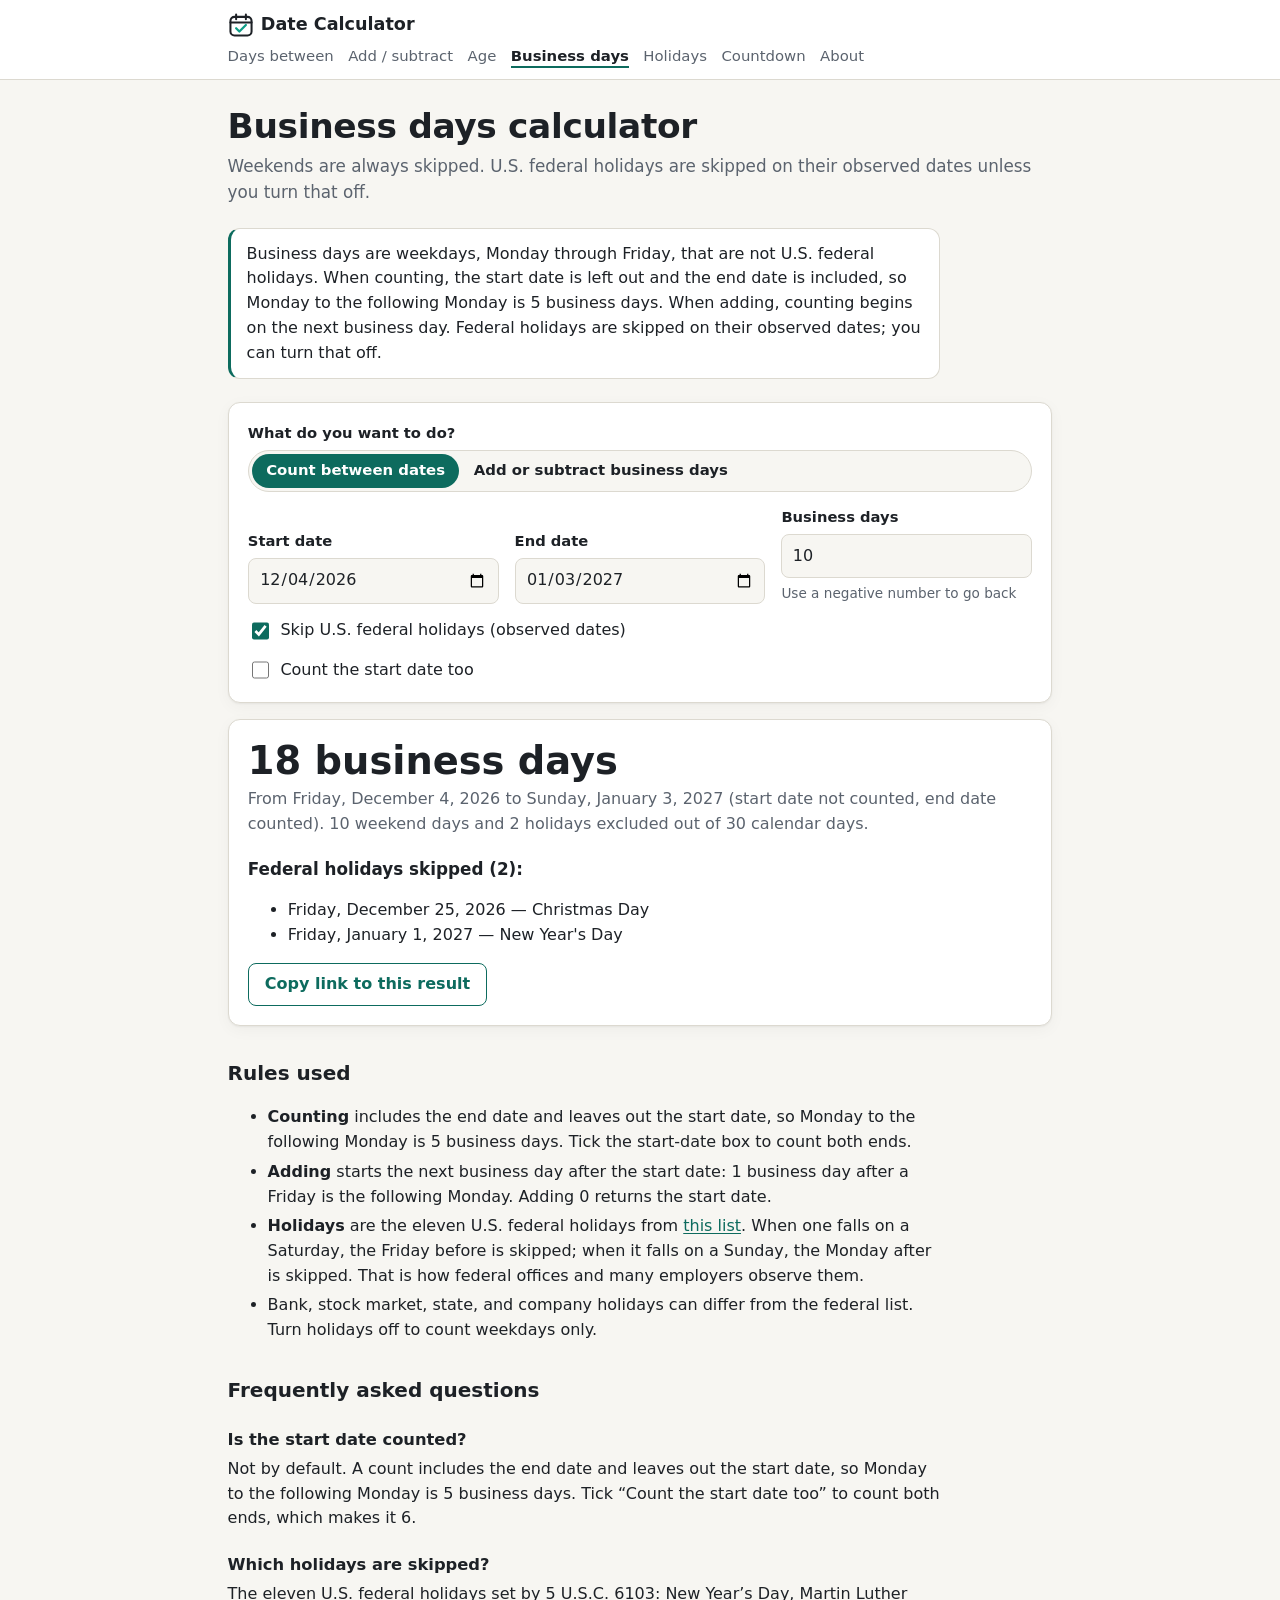
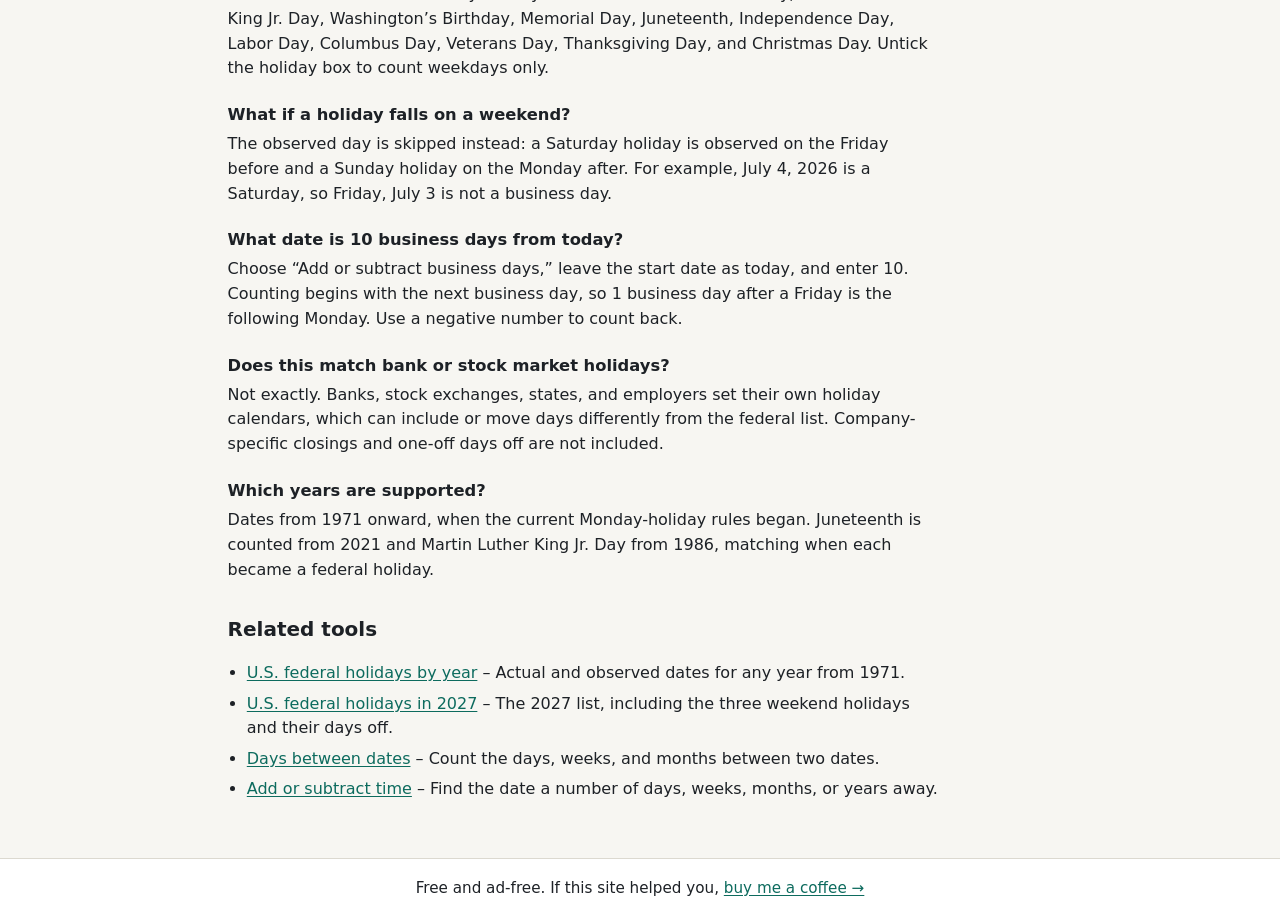
<file: business-days/index.html>
<!doctype html>
<html lang="en">
<head>
<meta charset="utf-8">
<meta name="viewport" content="width=device-width, initial-scale=1">
<title>Business Days Calculator – Skip Weekends & Federal Holidays</title>
<meta name="description" content="Count business days between two dates or add and subtract workdays, skipping weekends and, optionally, U.S. federal holidays on their observed dates.">
<link rel="canonical" href="https://dayspan.pages.dev/business-days/">
<meta name="google-site-verification" content="DBsd4dRo6CszvxQNH2xXlYTnwq2I4v30uIsV_nwwEc8">
<meta name="color-scheme" content="light dark">
<meta name="theme-color" content="#f7f6f2" media="(prefers-color-scheme: light)">
<meta name="theme-color" content="#12161b" media="(prefers-color-scheme: dark)">
<meta property="og:type" content="website">
<meta property="og:site_name" content="Date Calculator">
<meta property="og:title" content="Business Days Calculator – Skip Weekends & Federal Holidays">
<meta property="og:description" content="Count business days between two dates or add and subtract workdays, skipping weekends and, optionally, U.S. federal holidays on their observed dates.">
<meta property="og:url" content="https://dayspan.pages.dev/business-days/">
<meta property="og:image" content="https://dayspan.pages.dev/og.png">
<meta property="og:image:width" content="1200">
<meta property="og:image:height" content="630">
<meta property="og:image:alt" content="Dayspan – free, ad-free date, age and business-day calculator">
<meta name="twitter:card" content="summary_large_image">
<meta name="twitter:title" content="Business Days Calculator – Skip Weekends & Federal Holidays">
<meta name="twitter:description" content="Count business days between two dates or add and subtract workdays, skipping weekends and, optionally, U.S. federal holidays on their observed dates.">
<meta name="twitter:image" content="https://dayspan.pages.dev/og.png">
<link rel="icon" href="/favicon.svg" type="image/svg+xml">
<link rel="stylesheet" href="/css/style.css">
<script src="/js/datecore.js" defer></script>
<script src="/js/ui.js" defer></script>
<script src="/js/pages/business-days.js" defer></script>
<script type="application/ld+json">
{
 "@context": "https://schema.org",
 "@graph": [
  {
   "@type": "WebApplication",
   "name": "Business Days Calculator",
   "url": "https://dayspan.pages.dev/business-days/",
   "description": "Count business days between two dates or add and subtract workdays, skipping weekends and, optionally, U.S. federal holidays on their observed dates.",
   "applicationCategory": "UtilitiesApplication",
   "operatingSystem": "Any (runs in a web browser)",
   "browserRequirements": "Requires JavaScript",
   "inLanguage": "en-US",
   "isAccessibleForFree": true,
   "offers": {
    "@type": "Offer",
    "price": "0",
    "priceCurrency": "USD"
   },
   "isPartOf": {
    "@type": "WebSite",
    "@id": "https://dayspan.pages.dev/#website",
    "name": "Date Calculator",
    "url": "https://dayspan.pages.dev/"
   }
  },
  {
   "@type": "BreadcrumbList",
   "itemListElement": [
    {
     "@type": "ListItem",
     "position": 1,
     "name": "Home",
     "item": "https://dayspan.pages.dev/"
    },
    {
     "@type": "ListItem",
     "position": 2,
     "name": "Business days calculator",
     "item": "https://dayspan.pages.dev/business-days/"
    }
   ]
  },
  {
   "@type": "FAQPage",
   "url": "https://dayspan.pages.dev/business-days/",
   "mainEntity": [
    {
     "@type": "Question",
     "name": "Is the start date counted?",
     "acceptedAnswer": {
      "@type": "Answer",
      "text": "Not by default. A count includes the end date and leaves out the start date, so Monday to the following Monday is 5 business days. Tick “Count the start date too” to count both ends, which makes it 6."
     }
    },
    {
     "@type": "Question",
     "name": "Which holidays are skipped?",
     "acceptedAnswer": {
      "@type": "Answer",
      "text": "The eleven U.S. federal holidays set by 5 U.S.C. 6103: New Year’s Day, Martin Luther King Jr. Day, Washington’s Birthday, Memorial Day, Juneteenth, Independence Day, Labor Day, Columbus Day, Veterans Day, Thanksgiving Day, and Christmas Day. Untick the holiday box to count weekdays only."
     }
    },
    {
     "@type": "Question",
     "name": "What if a holiday falls on a weekend?",
     "acceptedAnswer": {
      "@type": "Answer",
      "text": "The observed day is skipped instead: a Saturday holiday is observed on the Friday before and a Sunday holiday on the Monday after. For example, July 4, 2026 is a Saturday, so Friday, July 3 is not a business day."
     }
    },
    {
     "@type": "Question",
     "name": "What date is 10 business days from today?",
     "acceptedAnswer": {
      "@type": "Answer",
      "text": "Choose “Add or subtract business days,” leave the start date as today, and enter 10. Counting begins with the next business day, so 1 business day after a Friday is the following Monday. Use a negative number to count back."
     }
    },
    {
     "@type": "Question",
     "name": "Does this match bank or stock market holidays?",
     "acceptedAnswer": {
      "@type": "Answer",
      "text": "Not exactly. Banks, stock exchanges, states, and employers set their own holiday calendars, which can include or move days differently from the federal list. Company-specific closings and one-off days off are not included."
     }
    },
    {
     "@type": "Question",
     "name": "Which years are supported?",
     "acceptedAnswer": {
      "@type": "Answer",
      "text": "Dates from 1971 onward, when the current Monday-holiday rules began. Juneteenth is counted from 2021 and Martin Luther King Jr. Day from 1986, matching when each became a federal holiday."
     }
    }
   ]
  }
 ]
}
</script>
</head>
<body>
<a class="skip" href="#main">Skip to content</a>
<header class="site-header">
<div class="wrap">
<a class="brand" href="/"><svg width="26" height="26" viewBox="0 0 32 32" aria-hidden="true" focusable="false"><rect x="3" y="6" width="26" height="23" rx="5" fill="none" stroke="currentColor" stroke-width="2.5"/><path d="M3 13h26M10 3v6M22 3v6" stroke="currentColor" stroke-width="2.5" stroke-linecap="round"/><path d="M10 20l4 4 8-8" fill="none" stroke="#0d9c86" stroke-width="2.8" stroke-linecap="round" stroke-linejoin="round"/></svg><span>Date Calculator</span></a>
<nav class="site-nav" aria-label="Calculators"><ul><li><a href="/days-between/">Days between</a></li><li><a href="/add-subtract/">Add / subtract</a></li><li><a href="/age/">Age</a></li><li><a href="/business-days/" aria-current="page">Business days</a></li><li><a href="/federal-holidays/">Holidays</a></li><li><a href="/countdown/">Countdown</a></li><li><a href="/about/">About</a></li></ul></nav>
</div>
</header>
<main id="main">
<div class="wrap">
<h1>Business days calculator</h1>
<p class="lede">Weekends are always skipped. U.S. federal holidays are skipped on their observed dates unless you turn that off.</p>
<p class="answer">Business days are weekdays, Monday through Friday, that are not U.S. federal holidays. When counting, the start date is left out and the end date is included, so Monday to the following Monday is 5 business days. When adding, counting begins on the next business day. Federal holidays are skipped on their observed dates; you can turn that off.</p>
<form id="form" class="card" novalidate>
<fieldset class="field"><legend>What do you want to do?</legend>
<div class="segmented">
<label><input type="radio" name="mode" id="mode-count" value="count"><span>Count between dates</span></label>
<label><input type="radio" name="mode" id="mode-add" value="add"><span>Add or subtract business days</span></label>
</div></fieldset>
<div class="row" style="margin-top:.9rem">
<div class="field"><label for="start">Start date</label><input type="date" id="start" name="start" required min="1971-01-01" max="9999-12-31"></div>
<div class="field" id="count-fields"><label for="end">End date</label><input type="date" id="end" name="end" min="1971-01-01" max="9999-12-31"></div>
<div class="field" id="add-fields" hidden><label for="n">Business days</label><input type="number" id="n" name="n" step="1" min="-100000" max="100000" inputmode="numeric"><span class="hint">Use a negative number to go back</span></div>
</div>
<div class="check"><input type="checkbox" id="holidays" name="holidays"><label for="holidays">Skip U.S. federal holidays (observed dates)</label></div>
<div class="check" id="incstart-row"><input type="checkbox" id="incstart" name="incstart"><label for="incstart">Count the start date too</label></div>
<p class="error" id="error" role="alert"></p>
</form>
<section class="card result" id="result" aria-live="polite" hidden>
<h2 class="visually-hidden">Result</h2>
<p class="big" id="big"></p>
<p class="sub" id="sub"></p>
<h3 id="skipped-head"></h3>
<ul id="skipped"></ul>
<div class="actions"><button type="button" class="btn secondary" id="copy">Copy link to this result</button><span class="note" id="copy-status" role="status" aria-live="polite"></span></div>
</section>
<section class="prose">
<h2>Rules used</h2>
<ul>
<li><strong>Counting</strong> includes the end date and leaves out the start date, so Monday to the following Monday is 5 business days. Tick the start-date box to count both ends.</li>
<li><strong>Adding</strong> starts the next business day after the start date: 1 business day after a Friday is the following Monday. Adding 0 returns the start date.</li>
<li><strong>Holidays</strong> are the eleven U.S. federal holidays from <a href="/federal-holidays/">this list</a>. When one falls on a Saturday, the Friday before is skipped; when it falls on a Sunday, the Monday after is skipped. That is how federal offices and many employers observe them.</li>
<li>Bank, stock market, state, and company holidays can differ from the federal list. Turn holidays off to count weekdays only.</li>
</ul>
</section>
<section class="prose faq" id="faq">
<h2>Frequently asked questions</h2>
<h3>Is the start date counted?</h3>
<p>Not by default. A count includes the end date and leaves out the start date, so Monday to the following Monday is 5 business days. Tick “Count the start date too” to count both ends, which makes it 6.</p>
<h3>Which holidays are skipped?</h3>
<p>The eleven U.S. federal holidays set by 5 U.S.C. 6103: New Year’s Day, Martin Luther King Jr. Day, Washington’s Birthday, Memorial Day, Juneteenth, Independence Day, Labor Day, Columbus Day, Veterans Day, Thanksgiving Day, and Christmas Day. Untick the holiday box to count weekdays only.</p>
<h3>What if a holiday falls on a weekend?</h3>
<p>The observed day is skipped instead: a Saturday holiday is observed on the Friday before and a Sunday holiday on the Monday after. For example, July 4, 2026 is a Saturday, so Friday, July 3 is not a business day.</p>
<h3>What date is 10 business days from today?</h3>
<p>Choose “Add or subtract business days,” leave the start date as today, and enter 10. Counting begins with the next business day, so 1 business day after a Friday is the following Monday. Use a negative number to count back.</p>
<h3>Does this match bank or stock market holidays?</h3>
<p>Not exactly. Banks, stock exchanges, states, and employers set their own holiday calendars, which can include or move days differently from the federal list. Company-specific closings and one-off days off are not included.</p>
<h3>Which years are supported?</h3>
<p>Dates from 1971 onward, when the current Monday-holiday rules began. Juneteenth is counted from 2021 and Martin Luther King Jr. Day from 1986, matching when each became a federal holiday.</p>
</section>
<nav class="related" aria-label="Related tools">
<h2>Related tools</h2>
<ul><li><a href="/federal-holidays/">U.S. federal holidays by year</a> – Actual and observed dates for any year from 1971.</li><li><a href="/federal-holidays/2027/">U.S. federal holidays in 2027</a> – The 2027 list, including the three weekend holidays and their days off.</li><li><a href="/days-between/">Days between dates</a> – Count the days, weeks, and months between two dates.</li><li><a href="/add-subtract/">Add or subtract time</a> – Find the date a number of days, weeks, months, or years away.</li></ul>
</nav>
</div>
</main>
<footer class="site-footer">
<div class="wrap"><p>Free and ad-free. If this site helped you, <a href="https://ko-fi.com/marcustravis" rel="noopener" target="_blank">buy me a coffee →</a></p></div>
</footer>
<!-- Cloudflare Web Analytics --><script type='module' src='https://static.cloudflareinsights.com/beacon.min.js' data-cf-beacon='{"token": "3dbb958472354855997a872388f9053f"}'></script><!-- End Cloudflare Web Analytics -->
</body>
</html>
</file>
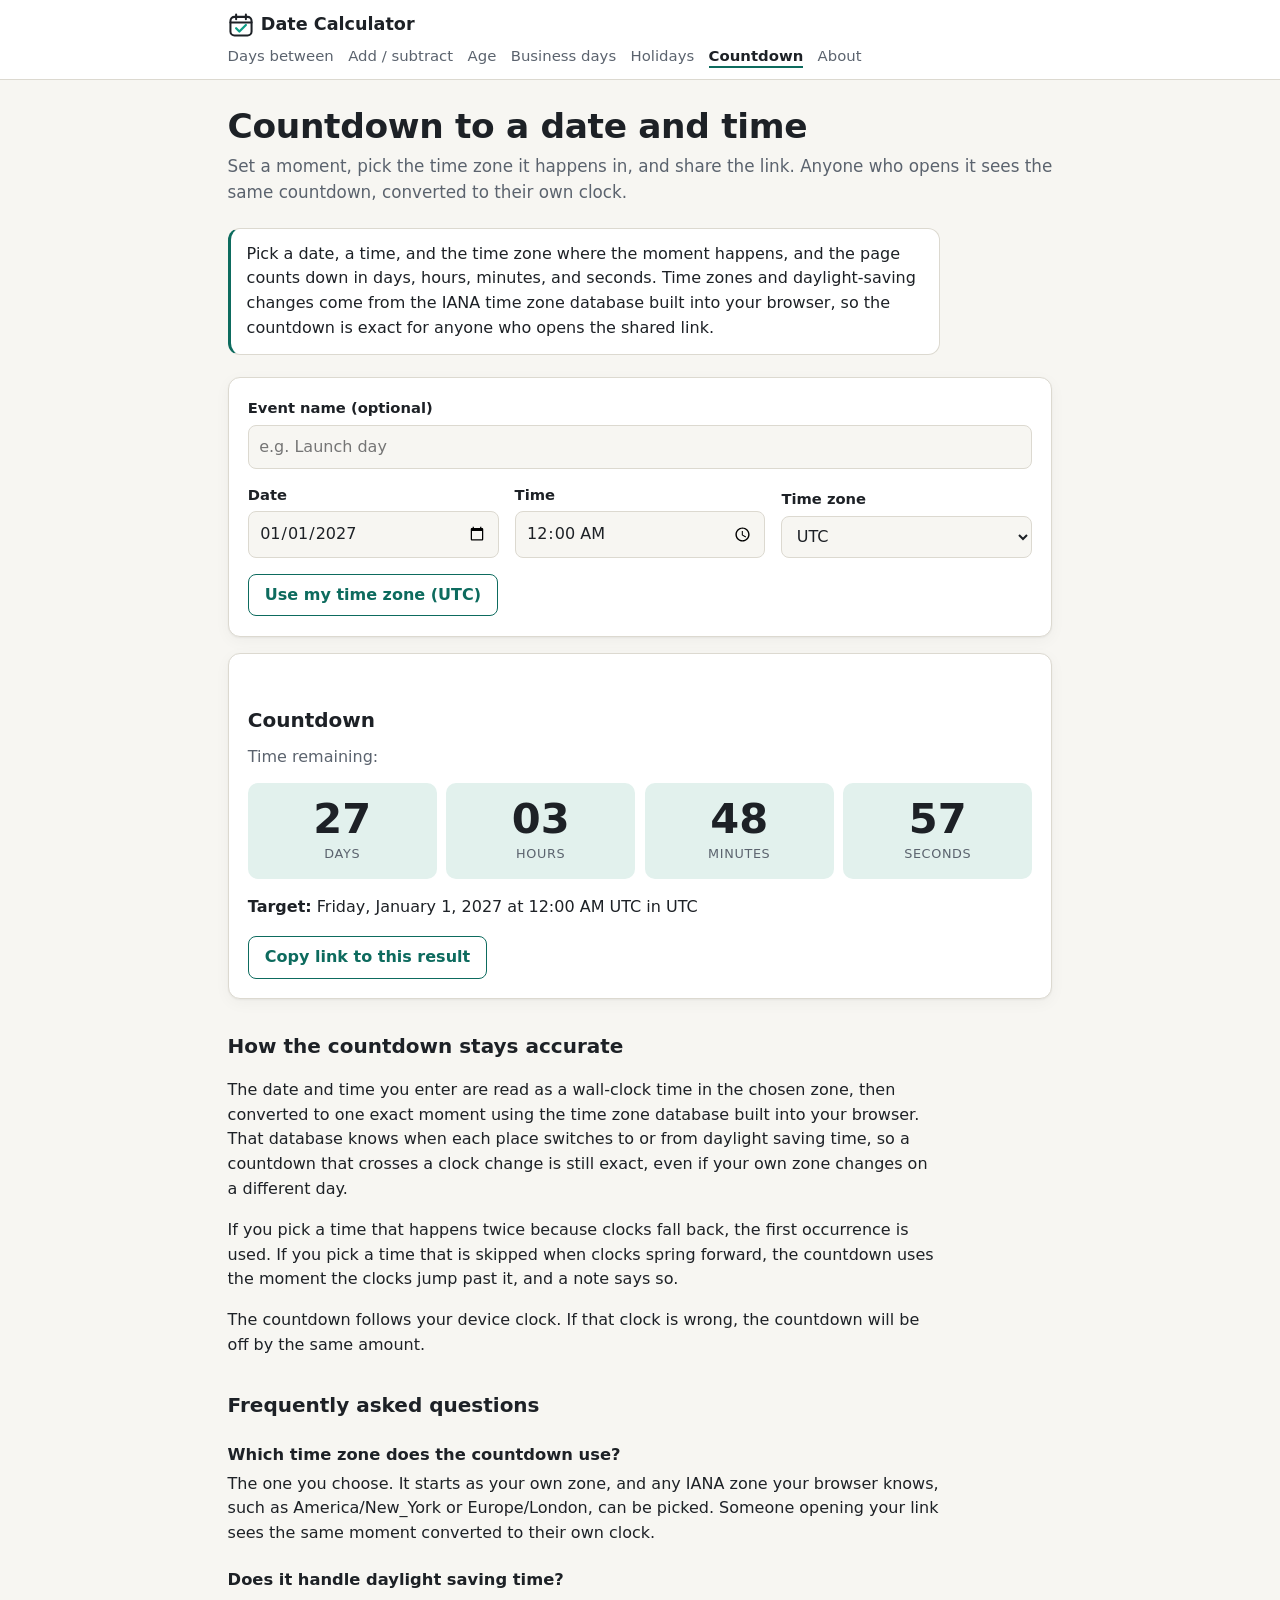
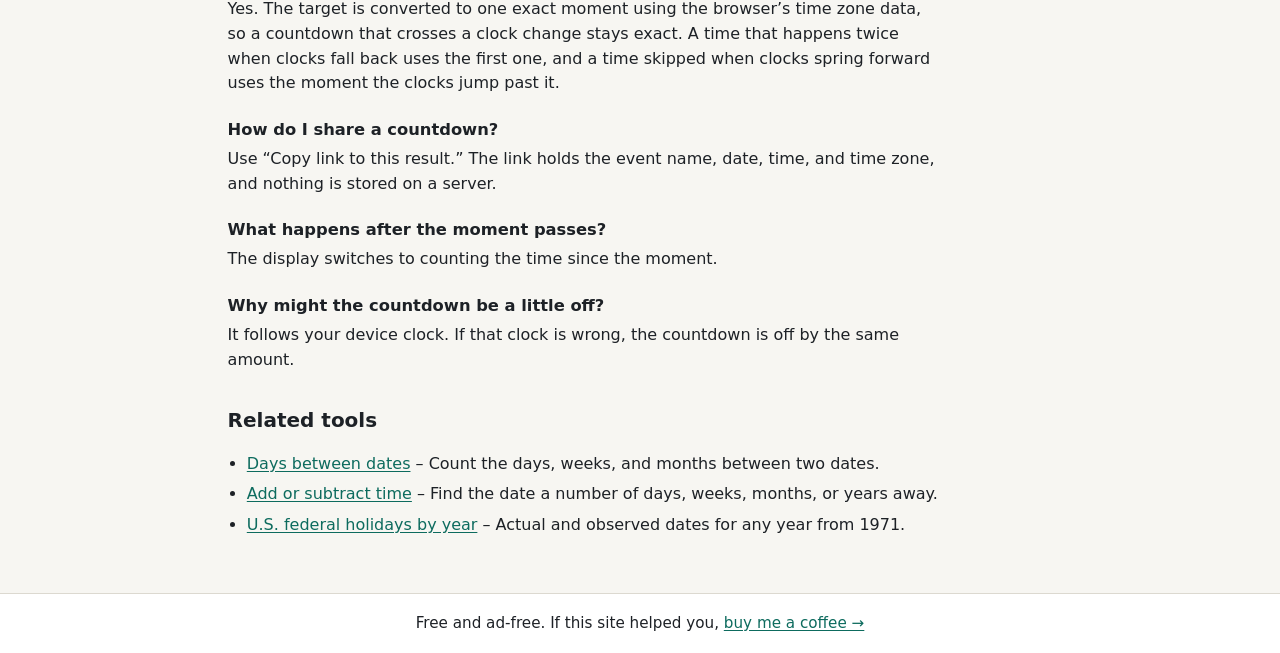
<file: countdown/index.html>
<!doctype html>
<html lang="en">
<head>
<meta charset="utf-8">
<meta name="viewport" content="width=device-width, initial-scale=1">
<title>Countdown Timer to Any Date and Time, in Any Time Zone</title>
<meta name="description" content="Live countdown in days, hours, minutes, and seconds to any date and time in any time zone. Daylight-saving aware and shareable by link. Free, no ads.">
<link rel="canonical" href="https://dayspan.pages.dev/countdown/">
<meta name="google-site-verification" content="DBsd4dRo6CszvxQNH2xXlYTnwq2I4v30uIsV_nwwEc8">
<meta name="color-scheme" content="light dark">
<meta name="theme-color" content="#f7f6f2" media="(prefers-color-scheme: light)">
<meta name="theme-color" content="#12161b" media="(prefers-color-scheme: dark)">
<meta property="og:type" content="website">
<meta property="og:site_name" content="Date Calculator">
<meta property="og:title" content="Countdown Timer to Any Date and Time, in Any Time Zone">
<meta property="og:description" content="Live countdown in days, hours, minutes, and seconds to any date and time in any time zone. Daylight-saving aware and shareable by link. Free, no ads.">
<meta property="og:url" content="https://dayspan.pages.dev/countdown/">
<meta property="og:image" content="https://dayspan.pages.dev/og.png">
<meta property="og:image:width" content="1200">
<meta property="og:image:height" content="630">
<meta property="og:image:alt" content="Dayspan – free, ad-free date, age and business-day calculator">
<meta name="twitter:card" content="summary_large_image">
<meta name="twitter:title" content="Countdown Timer to Any Date and Time, in Any Time Zone">
<meta name="twitter:description" content="Live countdown in days, hours, minutes, and seconds to any date and time in any time zone. Daylight-saving aware and shareable by link. Free, no ads.">
<meta name="twitter:image" content="https://dayspan.pages.dev/og.png">
<link rel="icon" href="/favicon.svg" type="image/svg+xml">
<link rel="stylesheet" href="/css/style.css">
<script src="/js/datecore.js" defer></script>
<script src="/js/ui.js" defer></script>
<script src="/js/pages/countdown.js" defer></script>
<script type="application/ld+json">
{
 "@context": "https://schema.org",
 "@graph": [
  {
   "@type": "WebApplication",
   "name": "Countdown Timer",
   "url": "https://dayspan.pages.dev/countdown/",
   "description": "Live countdown in days, hours, minutes, and seconds to any date and time in any time zone. Daylight-saving aware and shareable by link. Free, no ads.",
   "applicationCategory": "UtilitiesApplication",
   "operatingSystem": "Any (runs in a web browser)",
   "browserRequirements": "Requires JavaScript",
   "inLanguage": "en-US",
   "isAccessibleForFree": true,
   "offers": {
    "@type": "Offer",
    "price": "0",
    "priceCurrency": "USD"
   },
   "isPartOf": {
    "@type": "WebSite",
    "@id": "https://dayspan.pages.dev/#website",
    "name": "Date Calculator",
    "url": "https://dayspan.pages.dev/"
   }
  },
  {
   "@type": "BreadcrumbList",
   "itemListElement": [
    {
     "@type": "ListItem",
     "position": 1,
     "name": "Home",
     "item": "https://dayspan.pages.dev/"
    },
    {
     "@type": "ListItem",
     "position": 2,
     "name": "Countdown timer",
     "item": "https://dayspan.pages.dev/countdown/"
    }
   ]
  },
  {
   "@type": "FAQPage",
   "url": "https://dayspan.pages.dev/countdown/",
   "mainEntity": [
    {
     "@type": "Question",
     "name": "Which time zone does the countdown use?",
     "acceptedAnswer": {
      "@type": "Answer",
      "text": "The one you choose. It starts as your own zone, and any IANA zone your browser knows, such as America/New_York or Europe/London, can be picked. Someone opening your link sees the same moment converted to their own clock."
     }
    },
    {
     "@type": "Question",
     "name": "Does it handle daylight saving time?",
     "acceptedAnswer": {
      "@type": "Answer",
      "text": "Yes. The target is converted to one exact moment using the browser’s time zone data, so a countdown that crosses a clock change stays exact. A time that happens twice when clocks fall back uses the first one, and a time skipped when clocks spring forward uses the moment the clocks jump past it."
     }
    },
    {
     "@type": "Question",
     "name": "How do I share a countdown?",
     "acceptedAnswer": {
      "@type": "Answer",
      "text": "Use “Copy link to this result.” The link holds the event name, date, time, and time zone, and nothing is stored on a server."
     }
    },
    {
     "@type": "Question",
     "name": "What happens after the moment passes?",
     "acceptedAnswer": {
      "@type": "Answer",
      "text": "The display switches to counting the time since the moment."
     }
    },
    {
     "@type": "Question",
     "name": "Why might the countdown be a little off?",
     "acceptedAnswer": {
      "@type": "Answer",
      "text": "It follows your device clock. If that clock is wrong, the countdown is off by the same amount."
     }
    }
   ]
  }
 ]
}
</script>
</head>
<body>
<a class="skip" href="#main">Skip to content</a>
<header class="site-header">
<div class="wrap">
<a class="brand" href="/"><svg width="26" height="26" viewBox="0 0 32 32" aria-hidden="true" focusable="false"><rect x="3" y="6" width="26" height="23" rx="5" fill="none" stroke="currentColor" stroke-width="2.5"/><path d="M3 13h26M10 3v6M22 3v6" stroke="currentColor" stroke-width="2.5" stroke-linecap="round"/><path d="M10 20l4 4 8-8" fill="none" stroke="#0d9c86" stroke-width="2.8" stroke-linecap="round" stroke-linejoin="round"/></svg><span>Date Calculator</span></a>
<nav class="site-nav" aria-label="Calculators"><ul><li><a href="/days-between/">Days between</a></li><li><a href="/add-subtract/">Add / subtract</a></li><li><a href="/age/">Age</a></li><li><a href="/business-days/">Business days</a></li><li><a href="/federal-holidays/">Holidays</a></li><li><a href="/countdown/" aria-current="page">Countdown</a></li><li><a href="/about/">About</a></li></ul></nav>
</div>
</header>
<main id="main">
<div class="wrap">
<h1>Countdown to a date and time</h1>
<p class="lede">Set a moment, pick the time zone it happens in, and share the link. Anyone who opens it sees the same countdown, converted to their own clock.</p>
<p class="answer">Pick a date, a time, and the time zone where the moment happens, and the page counts down in days, hours, minutes, and seconds. Time zones and daylight-saving changes come from the IANA time zone database built into your browser, so the countdown is exact for anyone who opens the shared link.</p>
<form id="form" class="card" novalidate>
<div class="row">
<div class="field"><label for="title">Event name (optional)</label><input type="text" id="title" name="title" maxlength="80" autocomplete="off" placeholder="e.g. Launch day"></div>
</div>
<div class="row" style="margin-top:.9rem">
<div class="field"><label for="date">Date</label><input type="date" id="date" name="date" required min="0001-01-01" max="9999-12-31"></div>
<div class="field"><label for="time">Time</label><input type="time" id="time" name="time" required step="60"></div>
<div class="field"><label for="tz">Time zone</label><select id="tz" name="tz"></select></div>
</div>
<div class="actions"><button type="button" class="btn secondary" id="use-local">Use my time zone (<span id="local-zone"></span>)</button></div>
<p class="error" id="error" role="alert"></p>
</form>
<section class="card result" id="result" hidden>
<h2 id="cd-heading">Countdown</h2>
<p class="sub" id="cd-state"></p>
<div class="countdown" aria-hidden="true">
<div><span class="n" id="cd-days">0</span><span class="u">Days</span></div>
<div><span class="n" id="cd-hours">00</span><span class="u">Hours</span></div>
<div><span class="n" id="cd-minutes">00</span><span class="u">Minutes</span></div>
<div><span class="n" id="cd-seconds">00</span><span class="u">Seconds</span></div>
</div>
<p class="visually-hidden" id="cd-live" aria-live="polite"></p>
<p style="margin-top:1rem"><strong>Target:</strong> <span id="target-zone"></span></p>
<p class="note" id="target-local"></p>
<p class="note" id="dst-note"></p>
<div class="actions"><button type="button" class="btn secondary" id="copy">Copy link to this result</button><span class="note" id="copy-status" role="status" aria-live="polite"></span></div>
</section>
<section class="prose">
<h2>How the countdown stays accurate</h2>
<p>The date and time you enter are read as a wall-clock time in the chosen zone, then converted to one exact moment using the time zone database built into your browser. That database knows when each place switches to or from daylight saving time, so a countdown that crosses a clock change is still exact, even if your own zone changes on a different day.</p>
<p>If you pick a time that happens twice because clocks fall back, the first occurrence is used. If you pick a time that is skipped when clocks spring forward, the countdown uses the moment the clocks jump past it, and a note says so.</p>
<p>The countdown follows your device clock. If that clock is wrong, the countdown will be off by the same amount.</p>
</section>
<section class="prose faq" id="faq">
<h2>Frequently asked questions</h2>
<h3>Which time zone does the countdown use?</h3>
<p>The one you choose. It starts as your own zone, and any IANA zone your browser knows, such as America/New_York or Europe/London, can be picked. Someone opening your link sees the same moment converted to their own clock.</p>
<h3>Does it handle daylight saving time?</h3>
<p>Yes. The target is converted to one exact moment using the browser’s time zone data, so a countdown that crosses a clock change stays exact. A time that happens twice when clocks fall back uses the first one, and a time skipped when clocks spring forward uses the moment the clocks jump past it.</p>
<h3>How do I share a countdown?</h3>
<p>Use “Copy link to this result.” The link holds the event name, date, time, and time zone, and nothing is stored on a server.</p>
<h3>What happens after the moment passes?</h3>
<p>The display switches to counting the time since the moment.</p>
<h3>Why might the countdown be a little off?</h3>
<p>It follows your device clock. If that clock is wrong, the countdown is off by the same amount.</p>
</section>
<nav class="related" aria-label="Related tools">
<h2>Related tools</h2>
<ul><li><a href="/days-between/">Days between dates</a> – Count the days, weeks, and months between two dates.</li><li><a href="/add-subtract/">Add or subtract time</a> – Find the date a number of days, weeks, months, or years away.</li><li><a href="/federal-holidays/">U.S. federal holidays by year</a> – Actual and observed dates for any year from 1971.</li></ul>
</nav>
</div>
</main>
<footer class="site-footer">
<div class="wrap"><p>Free and ad-free. If this site helped you, <a href="https://ko-fi.com/marcustravis" rel="noopener" target="_blank">buy me a coffee →</a></p></div>
</footer>
<!-- Cloudflare Web Analytics --><script type='module' src='https://static.cloudflareinsights.com/beacon.min.js' data-cf-beacon='{"token": "3dbb958472354855997a872388f9053f"}'></script><!-- End Cloudflare Web Analytics -->
</body>
</html>
</file>
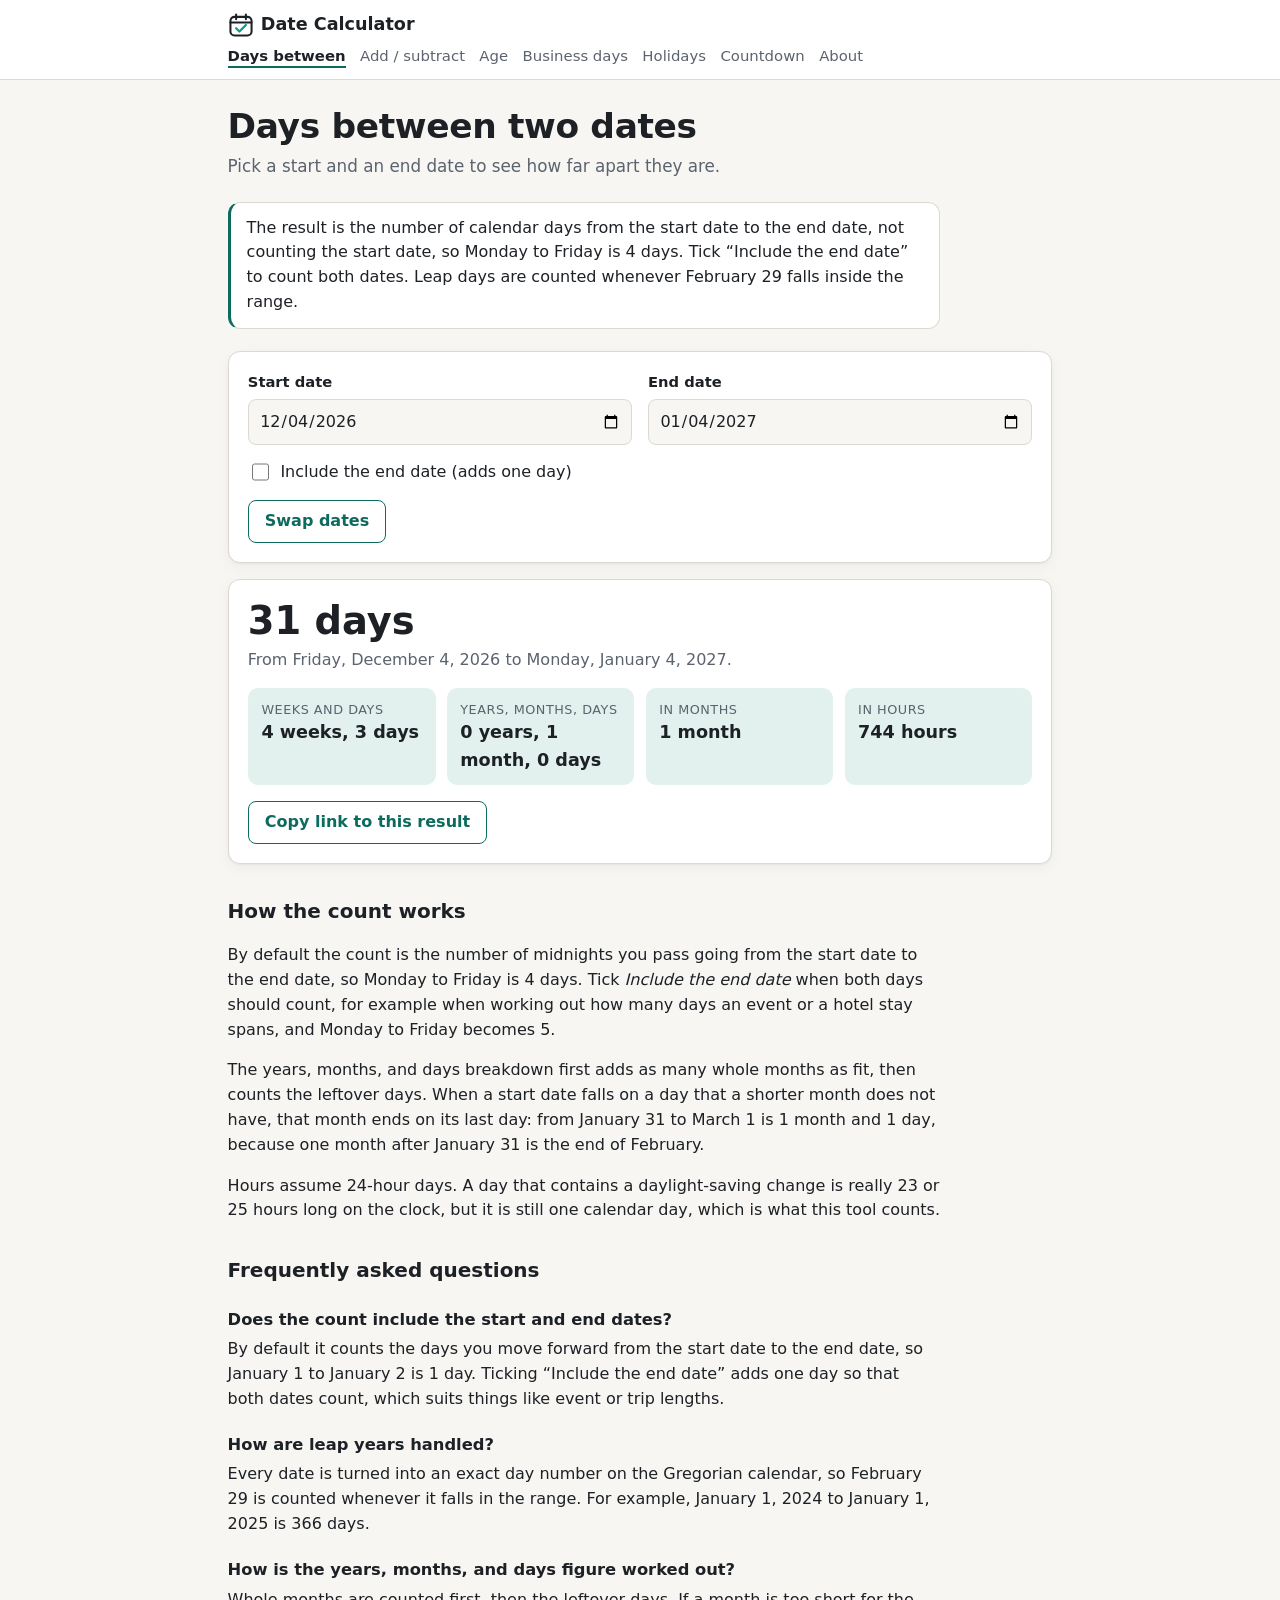
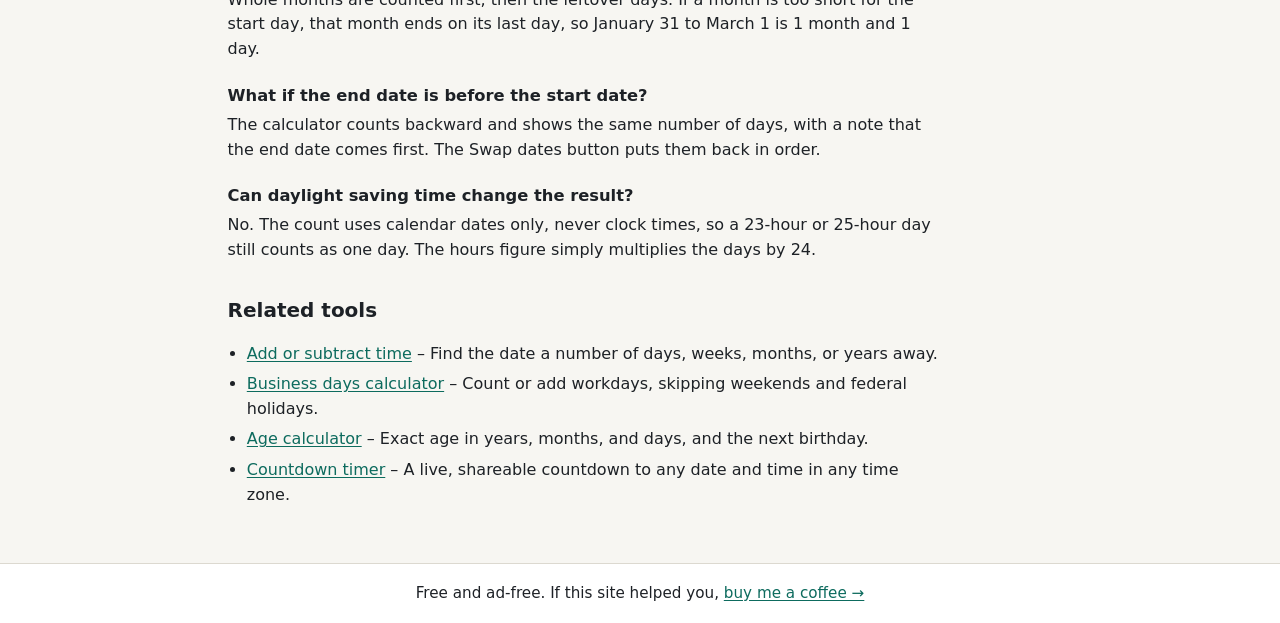
<file: days-between/index.html>
<!doctype html>
<html lang="en">
<head>
<meta charset="utf-8">
<meta name="viewport" content="width=device-width, initial-scale=1">
<title>Days Between Two Dates Calculator – Days, Weeks & Months</title>
<meta name="description" content="Count the days between two dates. See total days, weeks and days, and years, months, and days, with an option to include the end date. Free, no ads.">
<link rel="canonical" href="https://dayspan.pages.dev/days-between/">
<meta name="google-site-verification" content="DBsd4dRo6CszvxQNH2xXlYTnwq2I4v30uIsV_nwwEc8">
<meta name="color-scheme" content="light dark">
<meta name="theme-color" content="#f7f6f2" media="(prefers-color-scheme: light)">
<meta name="theme-color" content="#12161b" media="(prefers-color-scheme: dark)">
<meta property="og:type" content="website">
<meta property="og:site_name" content="Date Calculator">
<meta property="og:title" content="Days Between Two Dates Calculator – Days, Weeks & Months">
<meta property="og:description" content="Count the days between two dates. See total days, weeks and days, and years, months, and days, with an option to include the end date. Free, no ads.">
<meta property="og:url" content="https://dayspan.pages.dev/days-between/">
<meta property="og:image" content="https://dayspan.pages.dev/og.png">
<meta property="og:image:width" content="1200">
<meta property="og:image:height" content="630">
<meta property="og:image:alt" content="Dayspan – free, ad-free date, age and business-day calculator">
<meta name="twitter:card" content="summary_large_image">
<meta name="twitter:title" content="Days Between Two Dates Calculator – Days, Weeks & Months">
<meta name="twitter:description" content="Count the days between two dates. See total days, weeks and days, and years, months, and days, with an option to include the end date. Free, no ads.">
<meta name="twitter:image" content="https://dayspan.pages.dev/og.png">
<link rel="icon" href="/favicon.svg" type="image/svg+xml">
<link rel="stylesheet" href="/css/style.css">
<script src="/js/datecore.js" defer></script>
<script src="/js/ui.js" defer></script>
<script src="/js/pages/days-between.js" defer></script>
<script type="application/ld+json">
{
 "@context": "https://schema.org",
 "@graph": [
  {
   "@type": "WebApplication",
   "name": "Days Between Dates Calculator",
   "url": "https://dayspan.pages.dev/days-between/",
   "description": "Count the days between two dates. See total days, weeks and days, and years, months, and days, with an option to include the end date. Free, no ads.",
   "applicationCategory": "UtilitiesApplication",
   "operatingSystem": "Any (runs in a web browser)",
   "browserRequirements": "Requires JavaScript",
   "inLanguage": "en-US",
   "isAccessibleForFree": true,
   "offers": {
    "@type": "Offer",
    "price": "0",
    "priceCurrency": "USD"
   },
   "isPartOf": {
    "@type": "WebSite",
    "@id": "https://dayspan.pages.dev/#website",
    "name": "Date Calculator",
    "url": "https://dayspan.pages.dev/"
   }
  },
  {
   "@type": "BreadcrumbList",
   "itemListElement": [
    {
     "@type": "ListItem",
     "position": 1,
     "name": "Home",
     "item": "https://dayspan.pages.dev/"
    },
    {
     "@type": "ListItem",
     "position": 2,
     "name": "Days between dates",
     "item": "https://dayspan.pages.dev/days-between/"
    }
   ]
  },
  {
   "@type": "FAQPage",
   "url": "https://dayspan.pages.dev/days-between/",
   "mainEntity": [
    {
     "@type": "Question",
     "name": "Does the count include the start and end dates?",
     "acceptedAnswer": {
      "@type": "Answer",
      "text": "By default it counts the days you move forward from the start date to the end date, so January 1 to January 2 is 1 day. Ticking “Include the end date” adds one day so that both dates count, which suits things like event or trip lengths."
     }
    },
    {
     "@type": "Question",
     "name": "How are leap years handled?",
     "acceptedAnswer": {
      "@type": "Answer",
      "text": "Every date is turned into an exact day number on the Gregorian calendar, so February 29 is counted whenever it falls in the range. For example, January 1, 2024 to January 1, 2025 is 366 days."
     }
    },
    {
     "@type": "Question",
     "name": "How is the years, months, and days figure worked out?",
     "acceptedAnswer": {
      "@type": "Answer",
      "text": "Whole months are counted first, then the leftover days. If a month is too short for the start day, that month ends on its last day, so January 31 to March 1 is 1 month and 1 day."
     }
    },
    {
     "@type": "Question",
     "name": "What if the end date is before the start date?",
     "acceptedAnswer": {
      "@type": "Answer",
      "text": "The calculator counts backward and shows the same number of days, with a note that the end date comes first. The Swap dates button puts them back in order."
     }
    },
    {
     "@type": "Question",
     "name": "Can daylight saving time change the result?",
     "acceptedAnswer": {
      "@type": "Answer",
      "text": "No. The count uses calendar dates only, never clock times, so a 23-hour or 25-hour day still counts as one day. The hours figure simply multiplies the days by 24."
     }
    }
   ]
  }
 ]
}
</script>
</head>
<body>
<a class="skip" href="#main">Skip to content</a>
<header class="site-header">
<div class="wrap">
<a class="brand" href="/"><svg width="26" height="26" viewBox="0 0 32 32" aria-hidden="true" focusable="false"><rect x="3" y="6" width="26" height="23" rx="5" fill="none" stroke="currentColor" stroke-width="2.5"/><path d="M3 13h26M10 3v6M22 3v6" stroke="currentColor" stroke-width="2.5" stroke-linecap="round"/><path d="M10 20l4 4 8-8" fill="none" stroke="#0d9c86" stroke-width="2.8" stroke-linecap="round" stroke-linejoin="round"/></svg><span>Date Calculator</span></a>
<nav class="site-nav" aria-label="Calculators"><ul><li><a href="/days-between/" aria-current="page">Days between</a></li><li><a href="/add-subtract/">Add / subtract</a></li><li><a href="/age/">Age</a></li><li><a href="/business-days/">Business days</a></li><li><a href="/federal-holidays/">Holidays</a></li><li><a href="/countdown/">Countdown</a></li><li><a href="/about/">About</a></li></ul></nav>
</div>
</header>
<main id="main">
<div class="wrap">
<h1>Days between two dates</h1>
<p class="lede">Pick a start and an end date to see how far apart they are.</p>
<p class="answer">The result is the number of calendar days from the start date to the end date, not counting the start date, so Monday to Friday is 4 days. Tick “Include the end date” to count both dates. Leap days are counted whenever February 29 falls inside the range.</p>
<form id="form" class="card" novalidate>
<div class="row">
<div class="field"><label for="start">Start date</label><input type="date" id="start" name="start" required min="0001-01-01" max="9999-12-31"></div>
<div class="field"><label for="end">End date</label><input type="date" id="end" name="end" required min="0001-01-01" max="9999-12-31"></div>
</div>
<div class="check"><input type="checkbox" id="inclusive" name="inclusive"><label for="inclusive">Include the end date (adds one day)</label></div>
<div class="actions"><button type="button" class="btn secondary" id="swap">Swap dates</button></div>
<p class="error" id="error" role="alert"></p>
</form>
<section class="card result" id="result" aria-live="polite" hidden>
<h2 class="visually-hidden">Result</h2>
<p class="big" id="total"></p>
<p class="sub" id="direction"></p>
<ul class="stats">
<li><span class="k">Weeks and days</span><span class="v" id="weeks"></span></li>
<li><span class="k">Years, months, days</span><span class="v" id="ymd"></span></li>
<li><span class="k">In months</span><span class="v" id="months"></span></li>
<li><span class="k">In hours</span><span class="v" id="hours"></span></li>
</ul>
<div class="actions"><button type="button" class="btn secondary" id="copy">Copy link to this result</button><span class="note" id="copy-status" role="status" aria-live="polite"></span></div>
</section>
<section class="prose">
<h2>How the count works</h2>
<p>By default the count is the number of midnights you pass going from the start date to the end date, so Monday to Friday is 4 days. Tick <em>Include the end date</em> when both days should count, for example when working out how many days an event or a hotel stay spans, and Monday to Friday becomes 5.</p>
<p>The years, months, and days breakdown first adds as many whole months as fit, then counts the leftover days. When a start date falls on a day that a shorter month does not have, that month ends on its last day: from January 31 to March 1 is 1 month and 1 day, because one month after January 31 is the end of February.</p>
<p>Hours assume 24-hour days. A day that contains a daylight-saving change is really 23 or 25 hours long on the clock, but it is still one calendar day, which is what this tool counts.</p>
</section>
<section class="prose faq" id="faq">
<h2>Frequently asked questions</h2>
<h3>Does the count include the start and end dates?</h3>
<p>By default it counts the days you move forward from the start date to the end date, so January 1 to January 2 is 1 day. Ticking “Include the end date” adds one day so that both dates count, which suits things like event or trip lengths.</p>
<h3>How are leap years handled?</h3>
<p>Every date is turned into an exact day number on the Gregorian calendar, so February 29 is counted whenever it falls in the range. For example, January 1, 2024 to January 1, 2025 is 366 days.</p>
<h3>How is the years, months, and days figure worked out?</h3>
<p>Whole months are counted first, then the leftover days. If a month is too short for the start day, that month ends on its last day, so January 31 to March 1 is 1 month and 1 day.</p>
<h3>What if the end date is before the start date?</h3>
<p>The calculator counts backward and shows the same number of days, with a note that the end date comes first. The Swap dates button puts them back in order.</p>
<h3>Can daylight saving time change the result?</h3>
<p>No. The count uses calendar dates only, never clock times, so a 23-hour or 25-hour day still counts as one day. The hours figure simply multiplies the days by 24.</p>
</section>
<nav class="related" aria-label="Related tools">
<h2>Related tools</h2>
<ul><li><a href="/add-subtract/">Add or subtract time</a> – Find the date a number of days, weeks, months, or years away.</li><li><a href="/business-days/">Business days calculator</a> – Count or add workdays, skipping weekends and federal holidays.</li><li><a href="/age/">Age calculator</a> – Exact age in years, months, and days, and the next birthday.</li><li><a href="/countdown/">Countdown timer</a> – A live, shareable countdown to any date and time in any time zone.</li></ul>
</nav>
</div>
</main>
<footer class="site-footer">
<div class="wrap"><p>Free and ad-free. If this site helped you, <a href="https://ko-fi.com/marcustravis" rel="noopener" target="_blank">buy me a coffee →</a></p></div>
</footer>
<!-- Cloudflare Web Analytics --><script type='module' src='https://static.cloudflareinsights.com/beacon.min.js' data-cf-beacon='{"token": "3dbb958472354855997a872388f9053f"}'></script><!-- End Cloudflare Web Analytics -->
</body>
</html>
</file>
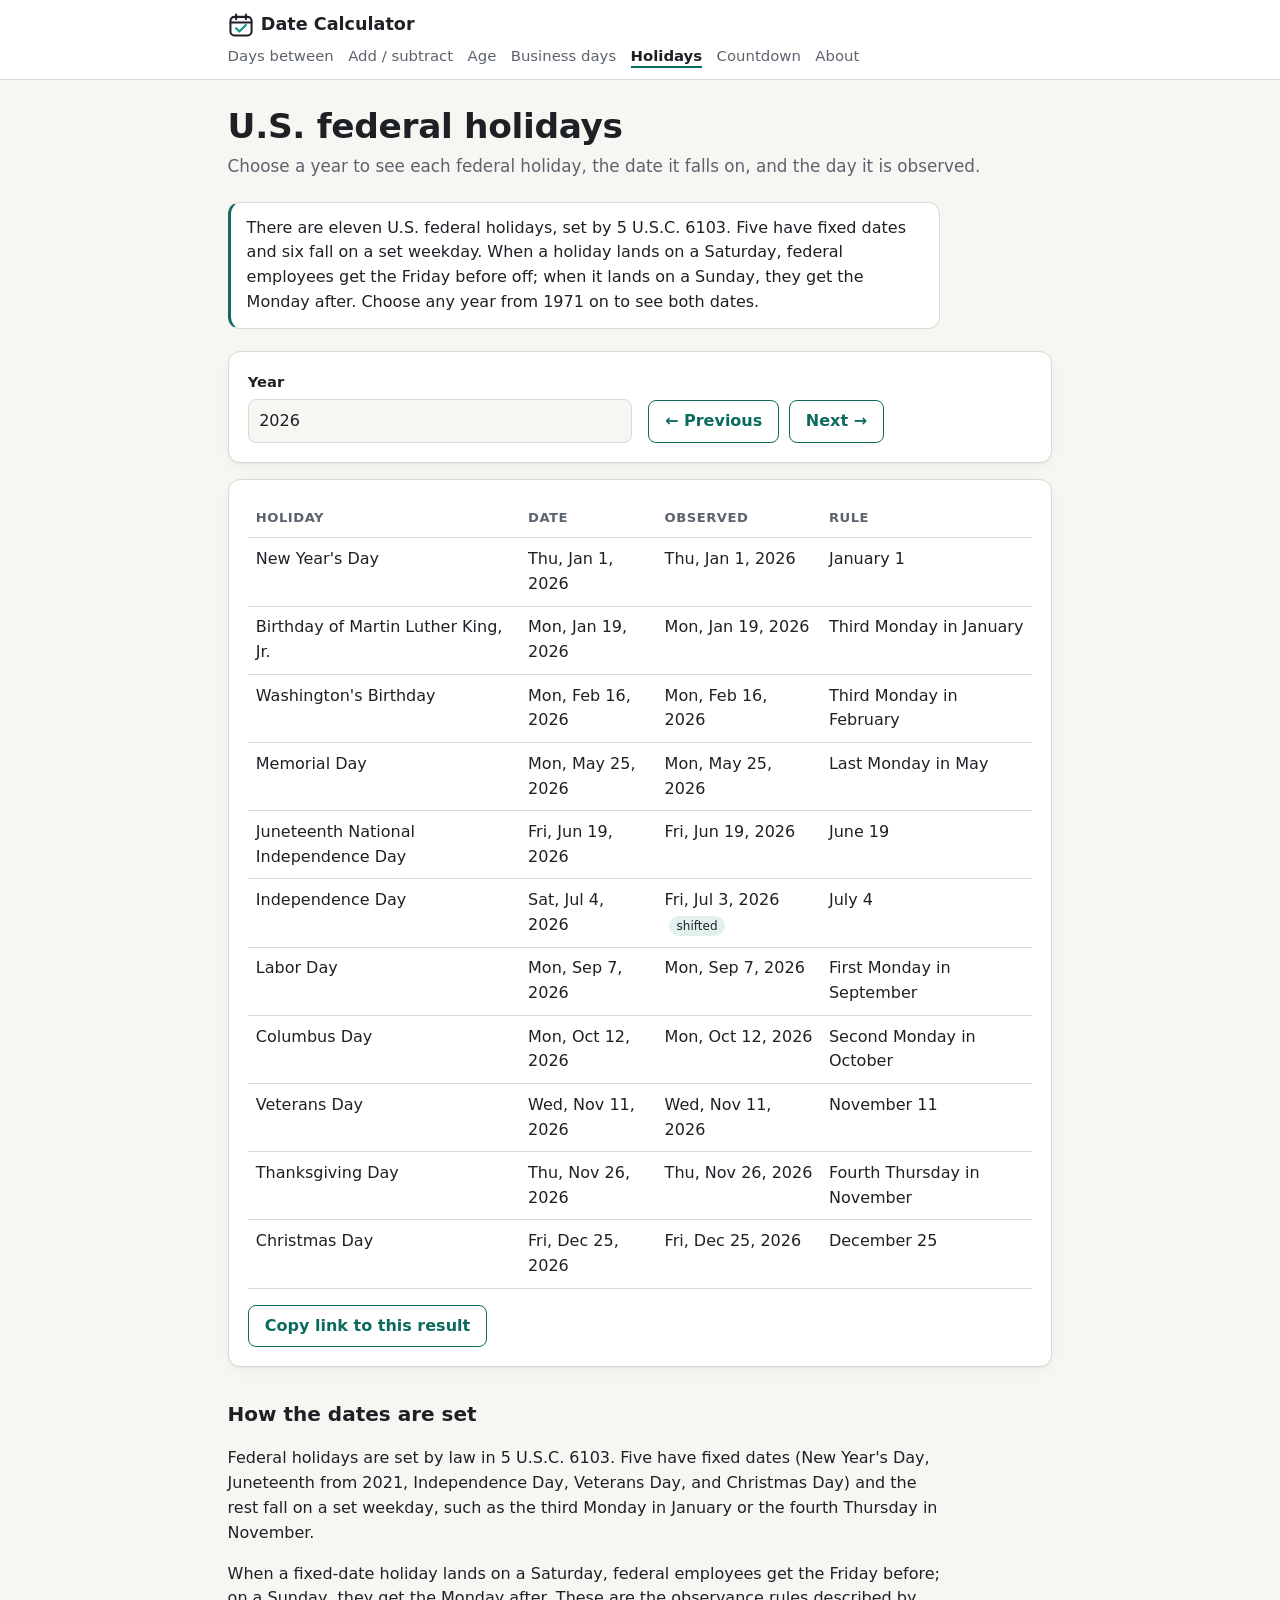
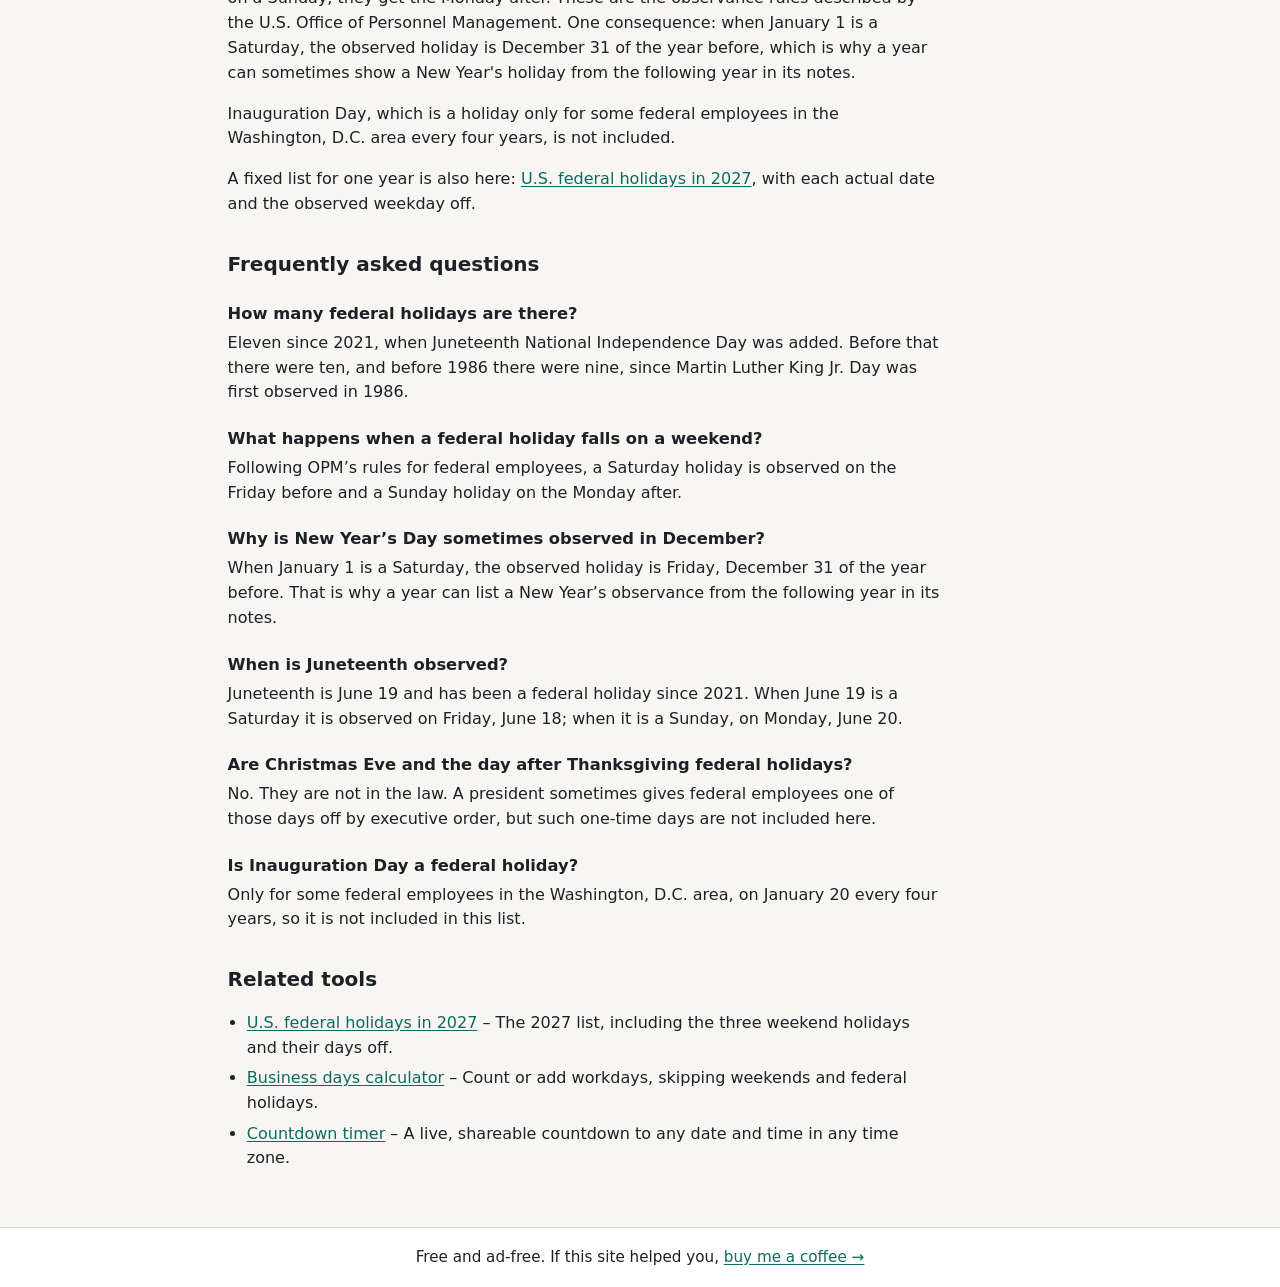
<file: federal-holidays/index.html>
<!doctype html>
<html lang="en">
<head>
<meta charset="utf-8">
<meta name="viewport" content="width=device-width, initial-scale=1">
<title>U.S. Federal Holidays by Year – Actual and Observed Dates</title>
<meta name="description" content="List of U.S. federal holidays for any year from 1971 on, with each actual date and the observed weekday off when a holiday falls on a weekend.">
<link rel="canonical" href="https://dayspan.pages.dev/federal-holidays/">
<meta name="google-site-verification" content="DBsd4dRo6CszvxQNH2xXlYTnwq2I4v30uIsV_nwwEc8">
<meta name="color-scheme" content="light dark">
<meta name="theme-color" content="#f7f6f2" media="(prefers-color-scheme: light)">
<meta name="theme-color" content="#12161b" media="(prefers-color-scheme: dark)">
<meta property="og:type" content="website">
<meta property="og:site_name" content="Date Calculator">
<meta property="og:title" content="U.S. Federal Holidays by Year – Actual and Observed Dates">
<meta property="og:description" content="List of U.S. federal holidays for any year from 1971 on, with each actual date and the observed weekday off when a holiday falls on a weekend.">
<meta property="og:url" content="https://dayspan.pages.dev/federal-holidays/">
<meta property="og:image" content="https://dayspan.pages.dev/og.png">
<meta property="og:image:width" content="1200">
<meta property="og:image:height" content="630">
<meta property="og:image:alt" content="Dayspan – free, ad-free date, age and business-day calculator">
<meta name="twitter:card" content="summary_large_image">
<meta name="twitter:title" content="U.S. Federal Holidays by Year – Actual and Observed Dates">
<meta name="twitter:description" content="List of U.S. federal holidays for any year from 1971 on, with each actual date and the observed weekday off when a holiday falls on a weekend.">
<meta name="twitter:image" content="https://dayspan.pages.dev/og.png">
<link rel="icon" href="/favicon.svg" type="image/svg+xml">
<link rel="stylesheet" href="/css/style.css">
<script src="/js/datecore.js" defer></script>
<script src="/js/ui.js" defer></script>
<script src="/js/pages/federal-holidays.js" defer></script>
<script type="application/ld+json">
{
 "@context": "https://schema.org",
 "@graph": [
  {
   "@type": "WebApplication",
   "name": "U.S. Federal Holidays Calculator",
   "url": "https://dayspan.pages.dev/federal-holidays/",
   "description": "List of U.S. federal holidays for any year from 1971 on, with each actual date and the observed weekday off when a holiday falls on a weekend.",
   "applicationCategory": "UtilitiesApplication",
   "operatingSystem": "Any (runs in a web browser)",
   "browserRequirements": "Requires JavaScript",
   "inLanguage": "en-US",
   "isAccessibleForFree": true,
   "offers": {
    "@type": "Offer",
    "price": "0",
    "priceCurrency": "USD"
   },
   "isPartOf": {
    "@type": "WebSite",
    "@id": "https://dayspan.pages.dev/#website",
    "name": "Date Calculator",
    "url": "https://dayspan.pages.dev/"
   }
  },
  {
   "@type": "BreadcrumbList",
   "itemListElement": [
    {
     "@type": "ListItem",
     "position": 1,
     "name": "Home",
     "item": "https://dayspan.pages.dev/"
    },
    {
     "@type": "ListItem",
     "position": 2,
     "name": "Federal holidays",
     "item": "https://dayspan.pages.dev/federal-holidays/"
    }
   ]
  },
  {
   "@type": "FAQPage",
   "url": "https://dayspan.pages.dev/federal-holidays/",
   "mainEntity": [
    {
     "@type": "Question",
     "name": "How many federal holidays are there?",
     "acceptedAnswer": {
      "@type": "Answer",
      "text": "Eleven since 2021, when Juneteenth National Independence Day was added. Before that there were ten, and before 1986 there were nine, since Martin Luther King Jr. Day was first observed in 1986."
     }
    },
    {
     "@type": "Question",
     "name": "What happens when a federal holiday falls on a weekend?",
     "acceptedAnswer": {
      "@type": "Answer",
      "text": "Following OPM’s rules for federal employees, a Saturday holiday is observed on the Friday before and a Sunday holiday on the Monday after."
     }
    },
    {
     "@type": "Question",
     "name": "Why is New Year’s Day sometimes observed in December?",
     "acceptedAnswer": {
      "@type": "Answer",
      "text": "When January 1 is a Saturday, the observed holiday is Friday, December 31 of the year before. That is why a year can list a New Year’s observance from the following year in its notes."
     }
    },
    {
     "@type": "Question",
     "name": "When is Juneteenth observed?",
     "acceptedAnswer": {
      "@type": "Answer",
      "text": "Juneteenth is June 19 and has been a federal holiday since 2021. When June 19 is a Saturday it is observed on Friday, June 18; when it is a Sunday, on Monday, June 20."
     }
    },
    {
     "@type": "Question",
     "name": "Are Christmas Eve and the day after Thanksgiving federal holidays?",
     "acceptedAnswer": {
      "@type": "Answer",
      "text": "No. They are not in the law. A president sometimes gives federal employees one of those days off by executive order, but such one-time days are not included here."
     }
    },
    {
     "@type": "Question",
     "name": "Is Inauguration Day a federal holiday?",
     "acceptedAnswer": {
      "@type": "Answer",
      "text": "Only for some federal employees in the Washington, D.C. area, on January 20 every four years, so it is not included in this list."
     }
    }
   ]
  }
 ]
}
</script>
</head>
<body>
<a class="skip" href="#main">Skip to content</a>
<header class="site-header">
<div class="wrap">
<a class="brand" href="/"><svg width="26" height="26" viewBox="0 0 32 32" aria-hidden="true" focusable="false"><rect x="3" y="6" width="26" height="23" rx="5" fill="none" stroke="currentColor" stroke-width="2.5"/><path d="M3 13h26M10 3v6M22 3v6" stroke="currentColor" stroke-width="2.5" stroke-linecap="round"/><path d="M10 20l4 4 8-8" fill="none" stroke="#0d9c86" stroke-width="2.8" stroke-linecap="round" stroke-linejoin="round"/></svg><span>Date Calculator</span></a>
<nav class="site-nav" aria-label="Calculators"><ul><li><a href="/days-between/">Days between</a></li><li><a href="/add-subtract/">Add / subtract</a></li><li><a href="/age/">Age</a></li><li><a href="/business-days/">Business days</a></li><li><a href="/federal-holidays/" aria-current="page">Holidays</a></li><li><a href="/countdown/">Countdown</a></li><li><a href="/about/">About</a></li></ul></nav>
</div>
</header>
<main id="main">
<div class="wrap">
<h1>U.S. federal holidays</h1>
<p class="lede">Choose a year to see each federal holiday, the date it falls on, and the day it is observed.</p>
<p class="answer">There are eleven U.S. federal holidays, set by 5 U.S.C. 6103. Five have fixed dates and six fall on a set weekday. When a holiday lands on a Saturday, federal employees get the Friday before off; when it lands on a Sunday, they get the Monday after. Choose any year from 1971 on to see both dates.</p>
<form id="form" class="card" novalidate>
<div class="row">
<div class="field"><label for="year">Year</label><input type="number" id="year" name="year" min="1971" max="9998" step="1" inputmode="numeric"></div>
<div class="actions" style="margin-top:0"><button type="button" class="btn secondary" id="prev" aria-label="Previous year">← Previous</button><button type="button" class="btn secondary" id="next" aria-label="Next year">Next →</button></div>
</div>
<p class="error" id="error" role="alert"></p>
</form>
<section class="card result" id="result" aria-live="polite" hidden>
<div class="table-scroll">
<table>
<caption class="visually-hidden" id="caption"></caption>
<thead><tr><th scope="col">Holiday</th><th scope="col">Date</th><th scope="col">Observed</th><th scope="col">Rule</th></tr></thead>
<tbody id="rows"></tbody>
</table>
</div>
<p class="note" id="year-notes"></p>
<div class="actions"><button type="button" class="btn secondary" id="copy">Copy link to this result</button><span class="note" id="copy-status" role="status" aria-live="polite"></span></div>
</section>
<section class="prose">
<h2>How the dates are set</h2>
<p>Federal holidays are set by law in 5 U.S.C. 6103. Five have fixed dates (New Year's Day, Juneteenth from 2021, Independence Day, Veterans Day, and Christmas Day) and the rest fall on a set weekday, such as the third Monday in January or the fourth Thursday in November.</p>
<p>When a fixed-date holiday lands on a Saturday, federal employees get the Friday before; on a Sunday, they get the Monday after. These are the observance rules described by the U.S. Office of Personnel Management. One consequence: when January 1 is a Saturday, the observed holiday is December 31 of the year before, which is why a year can sometimes show a New Year's holiday from the following year in its notes.</p>
<p>Inauguration Day, which is a holiday only for some federal employees in the Washington, D.C. area every four years, is not included.</p>
<p>A fixed list for one year is also here: <a href="/federal-holidays/2027/">U.S. federal holidays in 2027</a>, with each actual date and the observed weekday off.</p>
</section>
<section class="prose faq" id="faq">
<h2>Frequently asked questions</h2>
<h3>How many federal holidays are there?</h3>
<p>Eleven since 2021, when Juneteenth National Independence Day was added. Before that there were ten, and before 1986 there were nine, since Martin Luther King Jr. Day was first observed in 1986.</p>
<h3>What happens when a federal holiday falls on a weekend?</h3>
<p>Following OPM’s rules for federal employees, a Saturday holiday is observed on the Friday before and a Sunday holiday on the Monday after.</p>
<h3>Why is New Year’s Day sometimes observed in December?</h3>
<p>When January 1 is a Saturday, the observed holiday is Friday, December 31 of the year before. That is why a year can list a New Year’s observance from the following year in its notes.</p>
<h3>When is Juneteenth observed?</h3>
<p>Juneteenth is June 19 and has been a federal holiday since 2021. When June 19 is a Saturday it is observed on Friday, June 18; when it is a Sunday, on Monday, June 20.</p>
<h3>Are Christmas Eve and the day after Thanksgiving federal holidays?</h3>
<p>No. They are not in the law. A president sometimes gives federal employees one of those days off by executive order, but such one-time days are not included here.</p>
<h3>Is Inauguration Day a federal holiday?</h3>
<p>Only for some federal employees in the Washington, D.C. area, on January 20 every four years, so it is not included in this list.</p>
</section>
<nav class="related" aria-label="Related tools">
<h2>Related tools</h2>
<ul><li><a href="/federal-holidays/2027/">U.S. federal holidays in 2027</a> – The 2027 list, including the three weekend holidays and their days off.</li><li><a href="/business-days/">Business days calculator</a> – Count or add workdays, skipping weekends and federal holidays.</li><li><a href="/countdown/">Countdown timer</a> – A live, shareable countdown to any date and time in any time zone.</li></ul>
</nav>
</div>
</main>
<footer class="site-footer">
<div class="wrap"><p>Free and ad-free. If this site helped you, <a href="https://ko-fi.com/marcustravis" rel="noopener" target="_blank">buy me a coffee →</a></p></div>
</footer>
<!-- Cloudflare Web Analytics --><script type='module' src='https://static.cloudflareinsights.com/beacon.min.js' data-cf-beacon='{"token": "3dbb958472354855997a872388f9053f"}'></script><!-- End Cloudflare Web Analytics -->
</body>
</html>
</file>
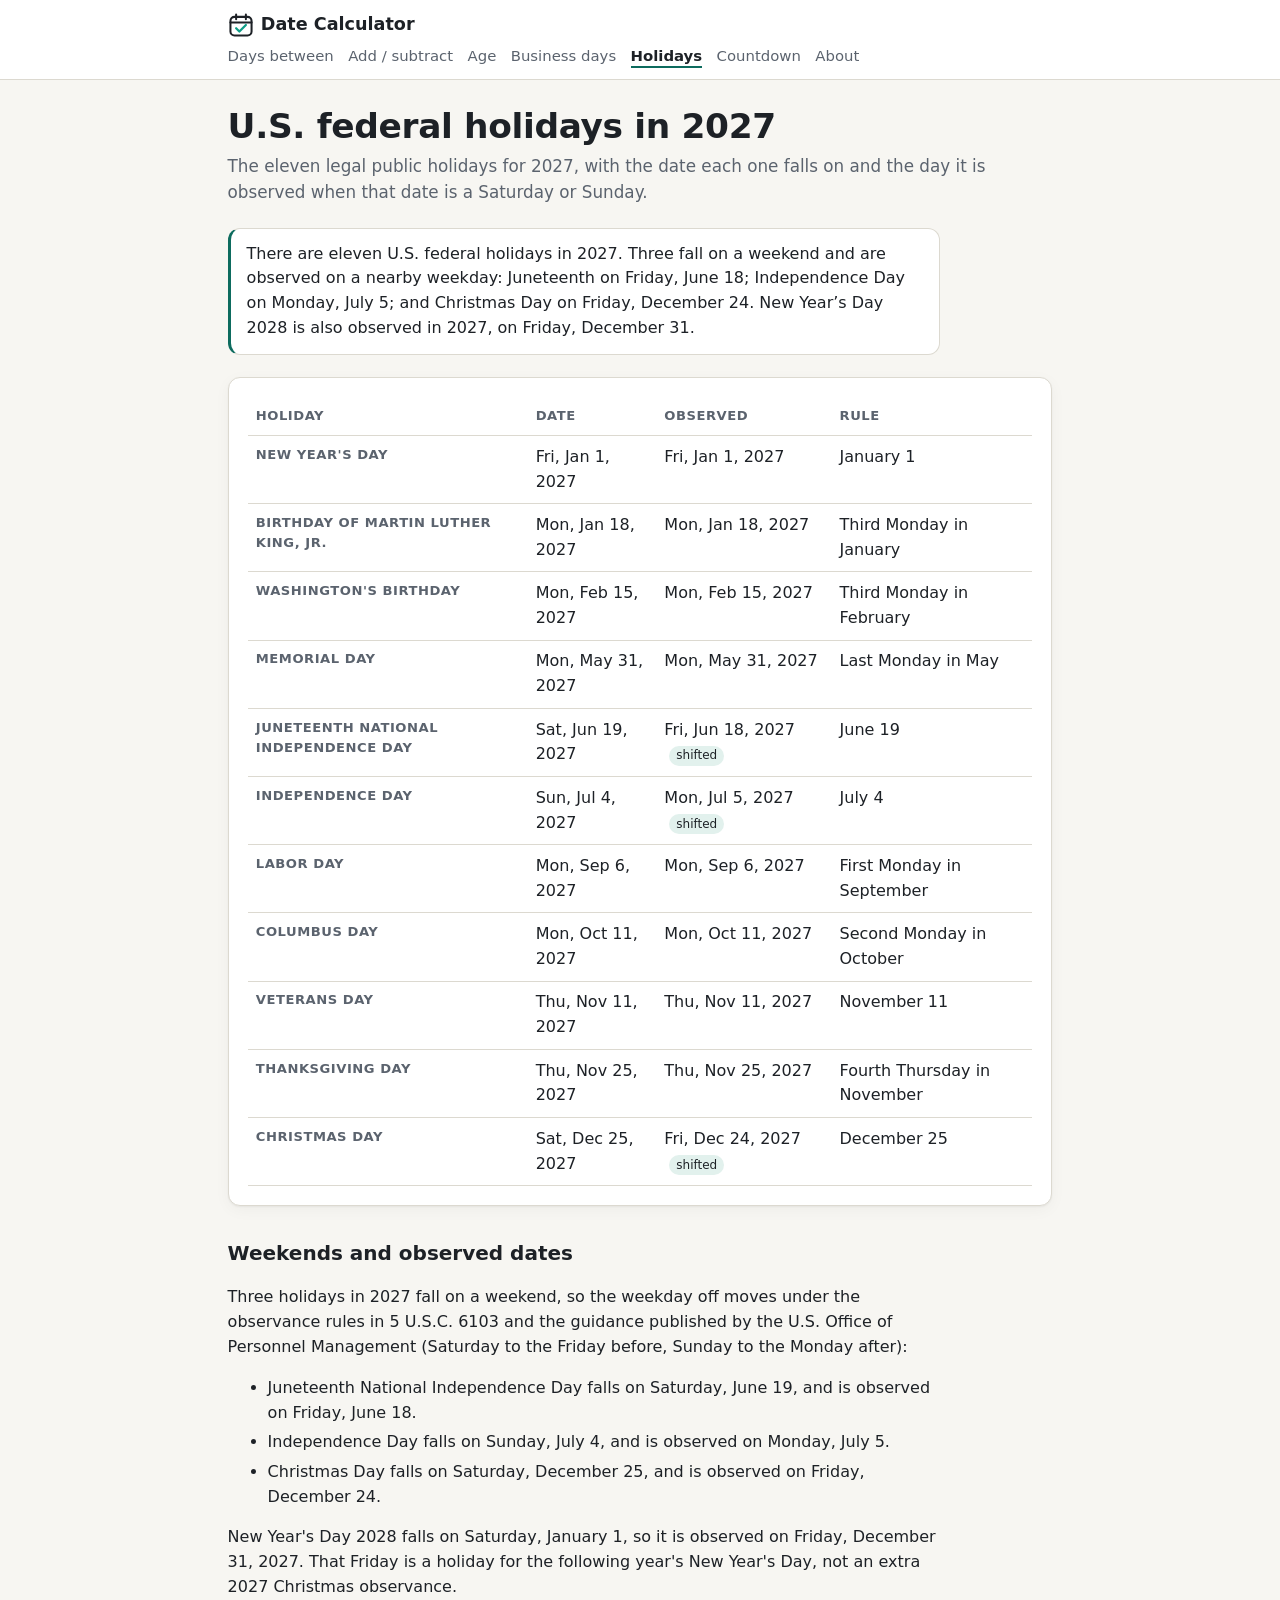
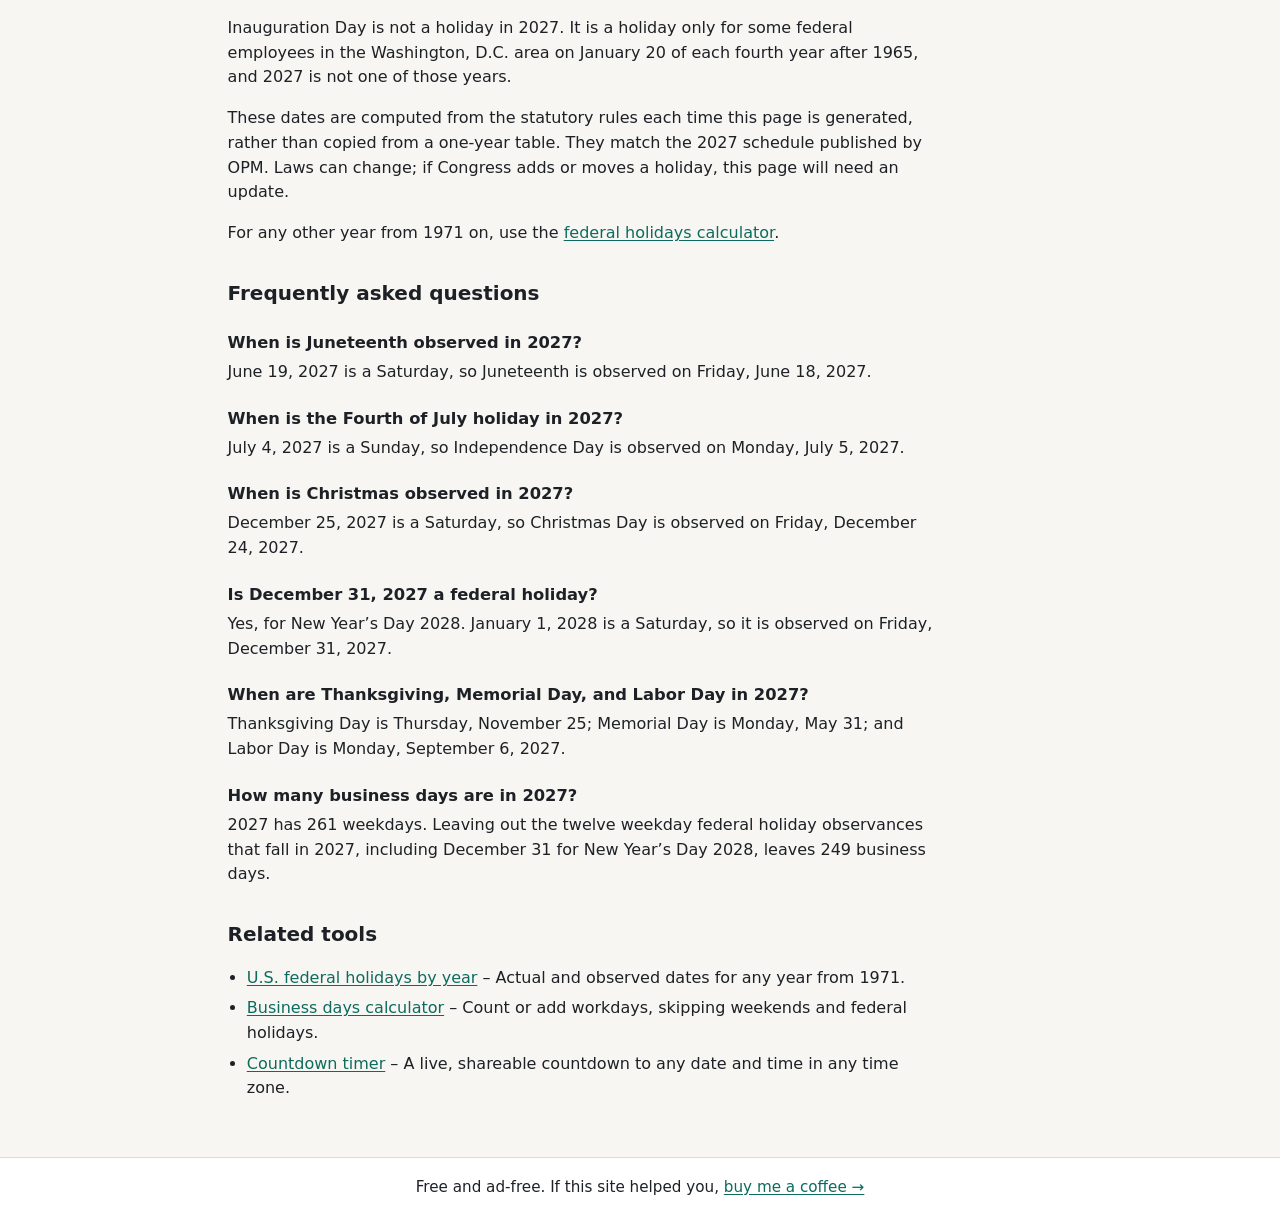
<file: federal-holidays/2027/index.html>
<!doctype html>
<html lang="en">
<head>
<meta charset="utf-8">
<meta name="viewport" content="width=device-width, initial-scale=1">
<title>U.S. Federal Holidays 2027 – Dates and Observed Days Off</title>
<meta name="description" content="All 11 U.S. federal holidays in 2027 with actual and observed dates. Juneteenth, July 4, and Christmas fall on weekends and are observed on Fri, Mon, and Fri.">
<link rel="canonical" href="https://dayspan.pages.dev/federal-holidays/2027/">
<meta name="google-site-verification" content="DBsd4dRo6CszvxQNH2xXlYTnwq2I4v30uIsV_nwwEc8">
<meta name="color-scheme" content="light dark">
<meta name="theme-color" content="#f7f6f2" media="(prefers-color-scheme: light)">
<meta name="theme-color" content="#12161b" media="(prefers-color-scheme: dark)">
<meta property="og:type" content="website">
<meta property="og:site_name" content="Date Calculator">
<meta property="og:title" content="U.S. Federal Holidays 2027 – Dates and Observed Days Off">
<meta property="og:description" content="All 11 U.S. federal holidays in 2027 with actual and observed dates. Juneteenth, July 4, and Christmas fall on weekends and are observed on Fri, Mon, and Fri.">
<meta property="og:url" content="https://dayspan.pages.dev/federal-holidays/2027/">
<meta property="og:image" content="https://dayspan.pages.dev/og.png">
<meta property="og:image:width" content="1200">
<meta property="og:image:height" content="630">
<meta property="og:image:alt" content="Dayspan – free, ad-free date, age and business-day calculator">
<meta name="twitter:card" content="summary_large_image">
<meta name="twitter:title" content="U.S. Federal Holidays 2027 – Dates and Observed Days Off">
<meta name="twitter:description" content="All 11 U.S. federal holidays in 2027 with actual and observed dates. Juneteenth, July 4, and Christmas fall on weekends and are observed on Fri, Mon, and Fri.">
<meta name="twitter:image" content="https://dayspan.pages.dev/og.png">
<link rel="icon" href="/favicon.svg" type="image/svg+xml">
<link rel="stylesheet" href="/css/style.css">
<script type="application/ld+json">
{
 "@context": "https://schema.org",
 "@graph": [
  {
   "@type": "BreadcrumbList",
   "itemListElement": [
    {
     "@type": "ListItem",
     "position": 1,
     "name": "Home",
     "item": "https://dayspan.pages.dev/"
    },
    {
     "@type": "ListItem",
     "position": 2,
     "name": "Federal holidays",
     "item": "https://dayspan.pages.dev/federal-holidays/"
    },
    {
     "@type": "ListItem",
     "position": 3,
     "name": "2027",
     "item": "https://dayspan.pages.dev/federal-holidays/2027/"
    }
   ]
  },
  {
   "@type": "FAQPage",
   "url": "https://dayspan.pages.dev/federal-holidays/2027/",
   "mainEntity": [
    {
     "@type": "Question",
     "name": "When is Juneteenth observed in 2027?",
     "acceptedAnswer": {
      "@type": "Answer",
      "text": "June 19, 2027 is a Saturday, so Juneteenth is observed on Friday, June 18, 2027."
     }
    },
    {
     "@type": "Question",
     "name": "When is the Fourth of July holiday in 2027?",
     "acceptedAnswer": {
      "@type": "Answer",
      "text": "July 4, 2027 is a Sunday, so Independence Day is observed on Monday, July 5, 2027."
     }
    },
    {
     "@type": "Question",
     "name": "When is Christmas observed in 2027?",
     "acceptedAnswer": {
      "@type": "Answer",
      "text": "December 25, 2027 is a Saturday, so Christmas Day is observed on Friday, December 24, 2027."
     }
    },
    {
     "@type": "Question",
     "name": "Is December 31, 2027 a federal holiday?",
     "acceptedAnswer": {
      "@type": "Answer",
      "text": "Yes, for New Year’s Day 2028. January 1, 2028 is a Saturday, so it is observed on Friday, December 31, 2027."
     }
    },
    {
     "@type": "Question",
     "name": "When are Thanksgiving, Memorial Day, and Labor Day in 2027?",
     "acceptedAnswer": {
      "@type": "Answer",
      "text": "Thanksgiving Day is Thursday, November 25; Memorial Day is Monday, May 31; and Labor Day is Monday, September 6, 2027."
     }
    },
    {
     "@type": "Question",
     "name": "How many business days are in 2027?",
     "acceptedAnswer": {
      "@type": "Answer",
      "text": "2027 has 261 weekdays. Leaving out the twelve weekday federal holiday observances that fall in 2027, including December 31 for New Year’s Day 2028, leaves 249 business days."
     }
    }
   ]
  }
 ]
}
</script>
</head>
<body>
<a class="skip" href="#main">Skip to content</a>
<header class="site-header">
<div class="wrap">
<a class="brand" href="/"><svg width="26" height="26" viewBox="0 0 32 32" aria-hidden="true" focusable="false"><rect x="3" y="6" width="26" height="23" rx="5" fill="none" stroke="currentColor" stroke-width="2.5"/><path d="M3 13h26M10 3v6M22 3v6" stroke="currentColor" stroke-width="2.5" stroke-linecap="round"/><path d="M10 20l4 4 8-8" fill="none" stroke="#0d9c86" stroke-width="2.8" stroke-linecap="round" stroke-linejoin="round"/></svg><span>Date Calculator</span></a>
<nav class="site-nav" aria-label="Calculators"><ul><li><a href="/days-between/">Days between</a></li><li><a href="/add-subtract/">Add / subtract</a></li><li><a href="/age/">Age</a></li><li><a href="/business-days/">Business days</a></li><li><a href="/federal-holidays/" aria-current="page">Holidays</a></li><li><a href="/countdown/">Countdown</a></li><li><a href="/about/">About</a></li></ul></nav>
</div>
</header>
<main id="main">
<div class="wrap">
<h1>U.S. federal holidays in 2027</h1>
<p class="lede">The eleven legal public holidays for 2027, with the date each one falls on and the day it is observed when that date is a Saturday or Sunday.</p>
<p class="answer">There are eleven U.S. federal holidays in 2027. Three fall on a weekend and are observed on a nearby weekday: Juneteenth on Friday, June 18; Independence Day on Monday, July 5; and Christmas Day on Friday, December 24. New Year’s Day 2028 is also observed in 2027, on Friday, December 31.</p>
<div class="table-scroll card">
<table>
<caption class="visually-hidden">U.S. federal holidays in 2027 (11)</caption>
<thead><tr><th scope="col">Holiday</th><th scope="col">Date</th><th scope="col">Observed</th><th scope="col">Rule</th></tr></thead>
<tbody>
<tr><th scope="row">New Year's Day</th><td>Fri, Jan 1, 2027</td><td>Fri, Jan 1, 2027</td><td>January 1</td></tr>
<tr><th scope="row">Birthday of Martin Luther King, Jr.</th><td>Mon, Jan 18, 2027</td><td>Mon, Jan 18, 2027</td><td>Third Monday in January</td></tr>
<tr><th scope="row">Washington's Birthday</th><td>Mon, Feb 15, 2027</td><td>Mon, Feb 15, 2027</td><td>Third Monday in February</td></tr>
<tr><th scope="row">Memorial Day</th><td>Mon, May 31, 2027</td><td>Mon, May 31, 2027</td><td>Last Monday in May</td></tr>
<tr><th scope="row">Juneteenth National Independence Day</th><td>Sat, Jun 19, 2027</td><td>Fri, Jun 18, 2027 <span class="tag">shifted</span></td><td>June 19</td></tr>
<tr><th scope="row">Independence Day</th><td>Sun, Jul 4, 2027</td><td>Mon, Jul 5, 2027 <span class="tag">shifted</span></td><td>July 4</td></tr>
<tr><th scope="row">Labor Day</th><td>Mon, Sep 6, 2027</td><td>Mon, Sep 6, 2027</td><td>First Monday in September</td></tr>
<tr><th scope="row">Columbus Day</th><td>Mon, Oct 11, 2027</td><td>Mon, Oct 11, 2027</td><td>Second Monday in October</td></tr>
<tr><th scope="row">Veterans Day</th><td>Thu, Nov 11, 2027</td><td>Thu, Nov 11, 2027</td><td>November 11</td></tr>
<tr><th scope="row">Thanksgiving Day</th><td>Thu, Nov 25, 2027</td><td>Thu, Nov 25, 2027</td><td>Fourth Thursday in November</td></tr>
<tr><th scope="row">Christmas Day</th><td>Sat, Dec 25, 2027</td><td>Fri, Dec 24, 2027 <span class="tag">shifted</span></td><td>December 25</td></tr>
</tbody>
</table>
</div>
<section class="prose">
<h2>Weekends and observed dates</h2>
<p>Three holidays in 2027 fall on a weekend, so the weekday off moves under the observance rules in 5 U.S.C. 6103 and the guidance published by the U.S. Office of Personnel Management (Saturday to the Friday before, Sunday to the Monday after):</p>
<ul>
<li>Juneteenth National Independence Day falls on Saturday, June 19, and is observed on Friday, June 18.</li>
<li>Independence Day falls on Sunday, July 4, and is observed on Monday, July 5.</li>
<li>Christmas Day falls on Saturday, December 25, and is observed on Friday, December 24.</li>
</ul>
<p>New Year's Day 2028 falls on Saturday, January 1, so it is observed on Friday, December 31, 2027. That Friday is a holiday for the following year's New Year's Day, not an extra 2027 Christmas observance.</p>
<p>Inauguration Day is not a holiday in 2027. It is a holiday only for some federal employees in the Washington, D.C. area on January 20 of each fourth year after 1965, and 2027 is not one of those years.</p>
<p>These dates are computed from the statutory rules each time this page is generated, rather than copied from a one-year table. They match the 2027 schedule published by OPM. Laws can change; if Congress adds or moves a holiday, this page will need an update.</p>
<p>For any other year from 1971 on, use the <a href="/federal-holidays/">federal holidays calculator</a>.</p>
</section>
<section class="prose faq" id="faq">
<h2>Frequently asked questions</h2>
<h3>When is Juneteenth observed in 2027?</h3>
<p>June 19, 2027 is a Saturday, so Juneteenth is observed on Friday, June 18, 2027.</p>
<h3>When is the Fourth of July holiday in 2027?</h3>
<p>July 4, 2027 is a Sunday, so Independence Day is observed on Monday, July 5, 2027.</p>
<h3>When is Christmas observed in 2027?</h3>
<p>December 25, 2027 is a Saturday, so Christmas Day is observed on Friday, December 24, 2027.</p>
<h3>Is December 31, 2027 a federal holiday?</h3>
<p>Yes, for New Year’s Day 2028. January 1, 2028 is a Saturday, so it is observed on Friday, December 31, 2027.</p>
<h3>When are Thanksgiving, Memorial Day, and Labor Day in 2027?</h3>
<p>Thanksgiving Day is Thursday, November 25; Memorial Day is Monday, May 31; and Labor Day is Monday, September 6, 2027.</p>
<h3>How many business days are in 2027?</h3>
<p>2027 has 261 weekdays. Leaving out the twelve weekday federal holiday observances that fall in 2027, including December 31 for New Year’s Day 2028, leaves 249 business days.</p>
</section>
<nav class="related" aria-label="Related tools">
<h2>Related tools</h2>
<ul><li><a href="/federal-holidays/">U.S. federal holidays by year</a> – Actual and observed dates for any year from 1971.</li><li><a href="/business-days/">Business days calculator</a> – Count or add workdays, skipping weekends and federal holidays.</li><li><a href="/countdown/">Countdown timer</a> – A live, shareable countdown to any date and time in any time zone.</li></ul>
</nav>
</div>
</main>
<footer class="site-footer">
<div class="wrap"><p>Free and ad-free. If this site helped you, <a href="https://ko-fi.com/marcustravis" rel="noopener" target="_blank">buy me a coffee →</a></p></div>
</footer>
<!-- Cloudflare Web Analytics --><script type='module' src='https://static.cloudflareinsights.com/beacon.min.js' data-cf-beacon='{"token": "3dbb958472354855997a872388f9053f"}'></script><!-- End Cloudflare Web Analytics -->
</body>
</html>
</file>
<file: css/style.css>
/* Date calculator styles. Light and dark follow the system setting. */
:root {
  color-scheme: light dark;
  --bg: #f7f6f2;
  --surface: #ffffff;
  --text: #1d2126;
  --muted: #5b636e;
  --line: #dcd9d0;
  --accent: #0d6b5e;
  --accent-ink: #ffffff;
  --accent-soft: #e2f1ed;
  --warn: #8a4b00;
  --focus: #e0a100;
  --radius: 12px;
  --shadow: 0 1px 2px rgba(0, 0, 0, .05), 0 4px 16px rgba(0, 0, 0, .04);
  --mono: ui-monospace, SFMono-Regular, Menlo, Consolas, monospace;
}
@media (prefers-color-scheme: dark) {
  :root {
    --bg: #12161b;
    --surface: #1b2128;
    --text: #e8eaed;
    --muted: #a3acb8;
    --line: #2f3843;
    --accent: #4fc3ae;
    --accent-ink: #0b1a17;
    --accent-soft: #19332e;
    --warn: #f0b35a;
    --shadow: none;
  }
}
*, *::before, *::after { box-sizing: border-box; }
html { -webkit-text-size-adjust: 100%; }
body {
  margin: 0;
  font: 16px/1.55 system-ui, -apple-system, "Segoe UI", Roboto, "Helvetica Neue", Arial, sans-serif;
  background: var(--bg);
  color: var(--text);
  display: flex;
  flex-direction: column;
  min-height: 100vh;
}
a { color: var(--accent); text-underline-offset: 2px; }
a:hover { text-decoration-thickness: 2px; }
:focus-visible { outline: 3px solid var(--focus); outline-offset: 2px; border-radius: 4px; }
.skip { position: absolute; left: -999px; top: 0; background: var(--surface); padding: .5rem 1rem; z-index: 10; }
.skip:focus { left: .5rem; top: .5rem; }
.wrap { width: 100%; max-width: 860px; margin: 0 auto; padding: 0 1.1rem; }

.site-header { border-bottom: 1px solid var(--line); background: var(--surface); }
.site-header .wrap { display: flex; flex-wrap: wrap; align-items: center; gap: .4rem 1.2rem; padding-top: .7rem; padding-bottom: .7rem; }
.brand { font-weight: 700; font-size: 1.1rem; color: var(--text); text-decoration: none; display: inline-flex; align-items: center; gap: .45rem; margin-right: auto; }
.brand svg { flex: none; }
.site-nav ul { list-style: none; display: flex; flex-wrap: wrap; gap: .15rem .9rem; margin: 0; padding: 0; font-size: .93rem; }
.site-nav a { color: var(--muted); text-decoration: none; padding: .2rem 0; }
.site-nav a:hover, .site-nav a[aria-current="page"] { color: var(--text); }
.site-nav a[aria-current="page"] { font-weight: 600; box-shadow: inset 0 -2px 0 var(--accent); }

main { flex: 1; padding: 1.6rem 0 2.5rem; }
h1 { font-size: clamp(1.6rem, 4.5vw, 2.15rem); line-height: 1.2; margin: 0 0 .4rem; letter-spacing: -.01em; }
h2 { font-size: 1.25rem; margin: 2rem 0 .6rem; }
h3 { font-size: 1.05rem; margin: 1.2rem 0 .4rem; }
.lede { color: var(--muted); margin: 0 0 1.4rem; font-size: 1.05rem; }

.card { background: var(--surface); border: 1px solid var(--line); border-radius: var(--radius); padding: 1.2rem; box-shadow: var(--shadow); }
.card + .card { margin-top: 1rem; }

form .row { display: grid; grid-template-columns: repeat(auto-fit, minmax(170px, 1fr)); gap: .9rem 1rem; align-items: end; }
.field { display: flex; flex-direction: column; gap: .3rem; min-width: 0; }
.field label, .field .label { font-weight: 600; font-size: .92rem; }
.hint { color: var(--muted); font-size: .85rem; }
input, select, button { font: inherit; color: inherit; }
input[type="date"], input[type="time"], input[type="number"], input[type="text"], select {
  width: 100%; padding: .55rem .65rem; border: 1px solid var(--line); border-radius: 8px;
  background: var(--bg); min-height: 2.6rem;
}
input:focus-visible, select:focus-visible { border-color: var(--accent); }
.check { display: flex; align-items: center; gap: .5rem; margin-top: .9rem; }
.check input { width: 1.1rem; height: 1.1rem; accent-color: var(--accent); }
fieldset { border: 0; padding: 0; margin: 0; min-width: 0; }
legend { font-weight: 600; font-size: .92rem; padding: 0; margin-bottom: .3rem; }
.segmented { display: inline-flex; border: 1px solid var(--line); border-radius: 999px; padding: 3px; background: var(--bg); flex-wrap: wrap; }
.segmented label { position: relative; }
.segmented input { position: absolute; opacity: 0; inset: 0; }
.segmented span { display: block; padding: .35rem .9rem; border-radius: 999px; cursor: pointer; font-size: .93rem; }
.segmented input:checked + span { background: var(--accent); color: var(--accent-ink); font-weight: 600; }
.segmented input:focus-visible + span { outline: 3px solid var(--focus); }

.actions { display: flex; flex-wrap: wrap; gap: .6rem; margin-top: 1rem; }
.btn { border: 1px solid var(--accent); background: var(--accent); color: var(--accent-ink); padding: .5rem 1rem; border-radius: 8px; font-weight: 600; cursor: pointer; min-height: 2.5rem; }
.btn.secondary { background: transparent; color: var(--accent); }
.btn:hover { filter: brightness(1.07); }

.result { margin-top: 1.2rem; }
.result[hidden] { display: none; }
.big { font-size: clamp(1.7rem, 6vw, 2.4rem); font-weight: 700; line-height: 1.15; margin: 0; font-variant-numeric: tabular-nums; }
.sub { color: var(--muted); margin: .25rem 0 0; }
.stats { display: grid; grid-template-columns: repeat(auto-fit, minmax(150px, 1fr)); gap: .7rem; margin: 1rem 0 0; padding: 0; list-style: none; }
.stats li { background: var(--accent-soft); border-radius: 10px; padding: .7rem .85rem; }
.stats .k { display: block; font-size: .8rem; color: var(--muted); text-transform: uppercase; letter-spacing: .04em; }
.stats .v { display: block; font-weight: 700; font-size: 1.1rem; font-variant-numeric: tabular-nums; }
.error { color: var(--warn); font-weight: 600; margin: .8rem 0 0; }
.error:empty { display: none; }
.note { font-size: .9rem; color: var(--muted); }

table { width: 100%; border-collapse: collapse; font-variant-numeric: tabular-nums; }
th, td { text-align: left; padding: .55rem .5rem; border-bottom: 1px solid var(--line); vertical-align: top; }
th { font-size: .82rem; text-transform: uppercase; letter-spacing: .04em; color: var(--muted); }
.table-scroll { overflow-x: auto; }
.tag { display: inline-block; font-size: .75rem; padding: .05rem .45rem; border-radius: 999px; background: var(--accent-soft); color: var(--text); margin-left: .3rem; white-space: nowrap; }

.countdown { display: grid; grid-template-columns: repeat(4, 1fr); gap: .6rem; margin: .8rem 0 0; text-align: center; }
.countdown div { background: var(--accent-soft); border-radius: 10px; padding: .8rem .3rem; }
.countdown .n { display: block; font-size: clamp(1.6rem, 7vw, 2.6rem); font-weight: 700; font-variant-numeric: tabular-nums; line-height: 1.1; }
.countdown .u { font-size: .8rem; color: var(--muted); text-transform: uppercase; letter-spacing: .05em; }

.tools { display: grid; grid-template-columns: repeat(auto-fit, minmax(240px, 1fr)); gap: 1rem; list-style: none; padding: 0; margin: 0; }
.tools a { display: block; height: 100%; text-decoration: none; color: var(--text); background: var(--surface); border: 1px solid var(--line); border-radius: var(--radius); padding: 1.1rem; box-shadow: var(--shadow); transition: border-color .15s; }
.tools a:hover { border-color: var(--accent); }
.tools strong { display: block; font-size: 1.05rem; margin-bottom: .25rem; color: var(--accent); }
.tools span { color: var(--muted); font-size: .94rem; }

.prose { max-width: 70ch; }
.prose li { margin: .3rem 0; }
code { font-family: var(--mono); font-size: .9em; background: var(--accent-soft); padding: .05rem .3rem; border-radius: 4px; }

.site-footer { border-top: 1px solid var(--line); background: var(--surface); padding: 1.1rem 0; font-size: .95rem; text-align: center; }
.site-footer p { margin: 0; }
.visually-hidden { position: absolute !important; width: 1px; height: 1px; overflow: hidden; clip: rect(0 0 0 0); white-space: nowrap; }
@media (prefers-reduced-motion: reduce) { * { transition: none !important; } }
@media print { .site-header, .site-footer, .actions { display: none; } }

/* Short answer, FAQ, and related links */
.answer { max-width: 70ch; margin: 0 0 1.4rem; padding: .8rem 1rem; background: var(--surface); border: 1px solid var(--line); border-left: 3px solid var(--accent); border-radius: var(--radius); }
.faq h3 { font-size: 1.02rem; margin: 1.3rem 0 .3rem; }
.faq p { margin: 0 0 .6rem; }
.related { max-width: 70ch; margin-top: 2rem; }
.related ul { padding-left: 1.2rem; }
.related li { margin: .35rem 0; }
</file>
